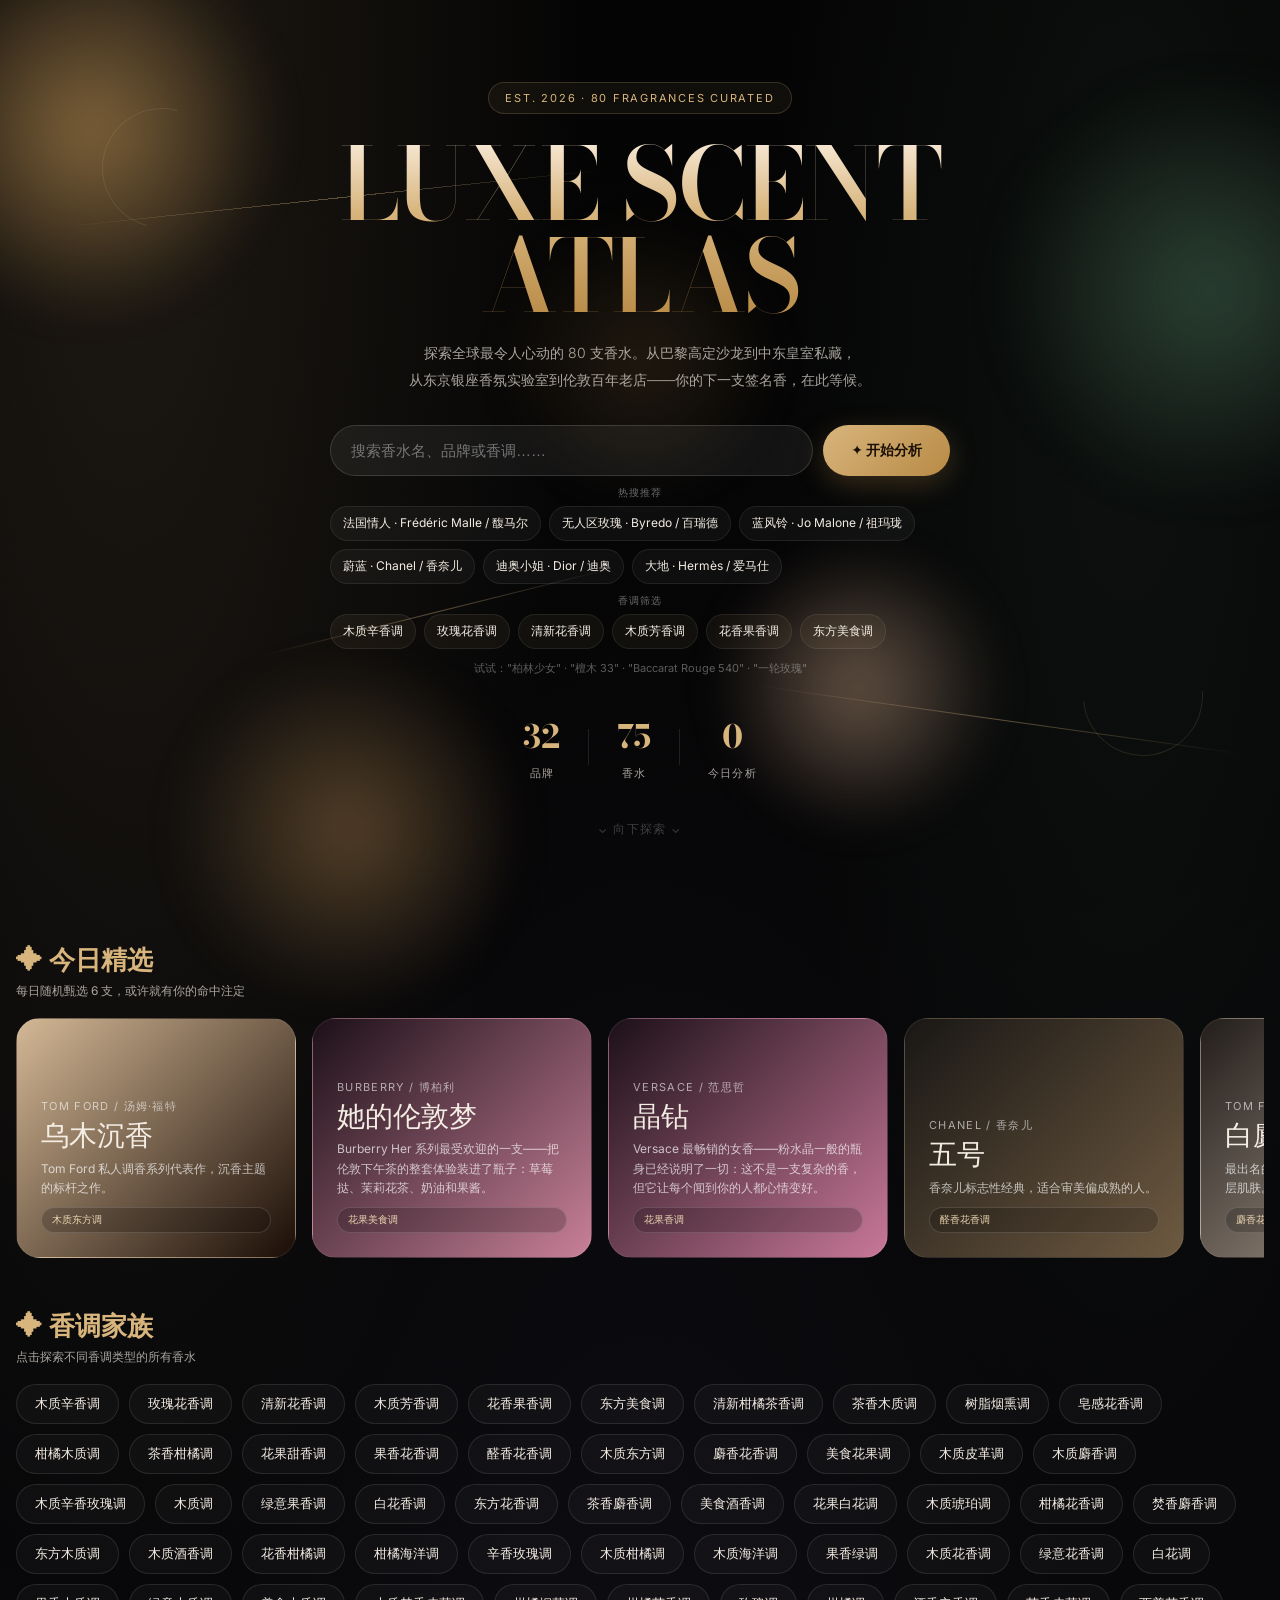
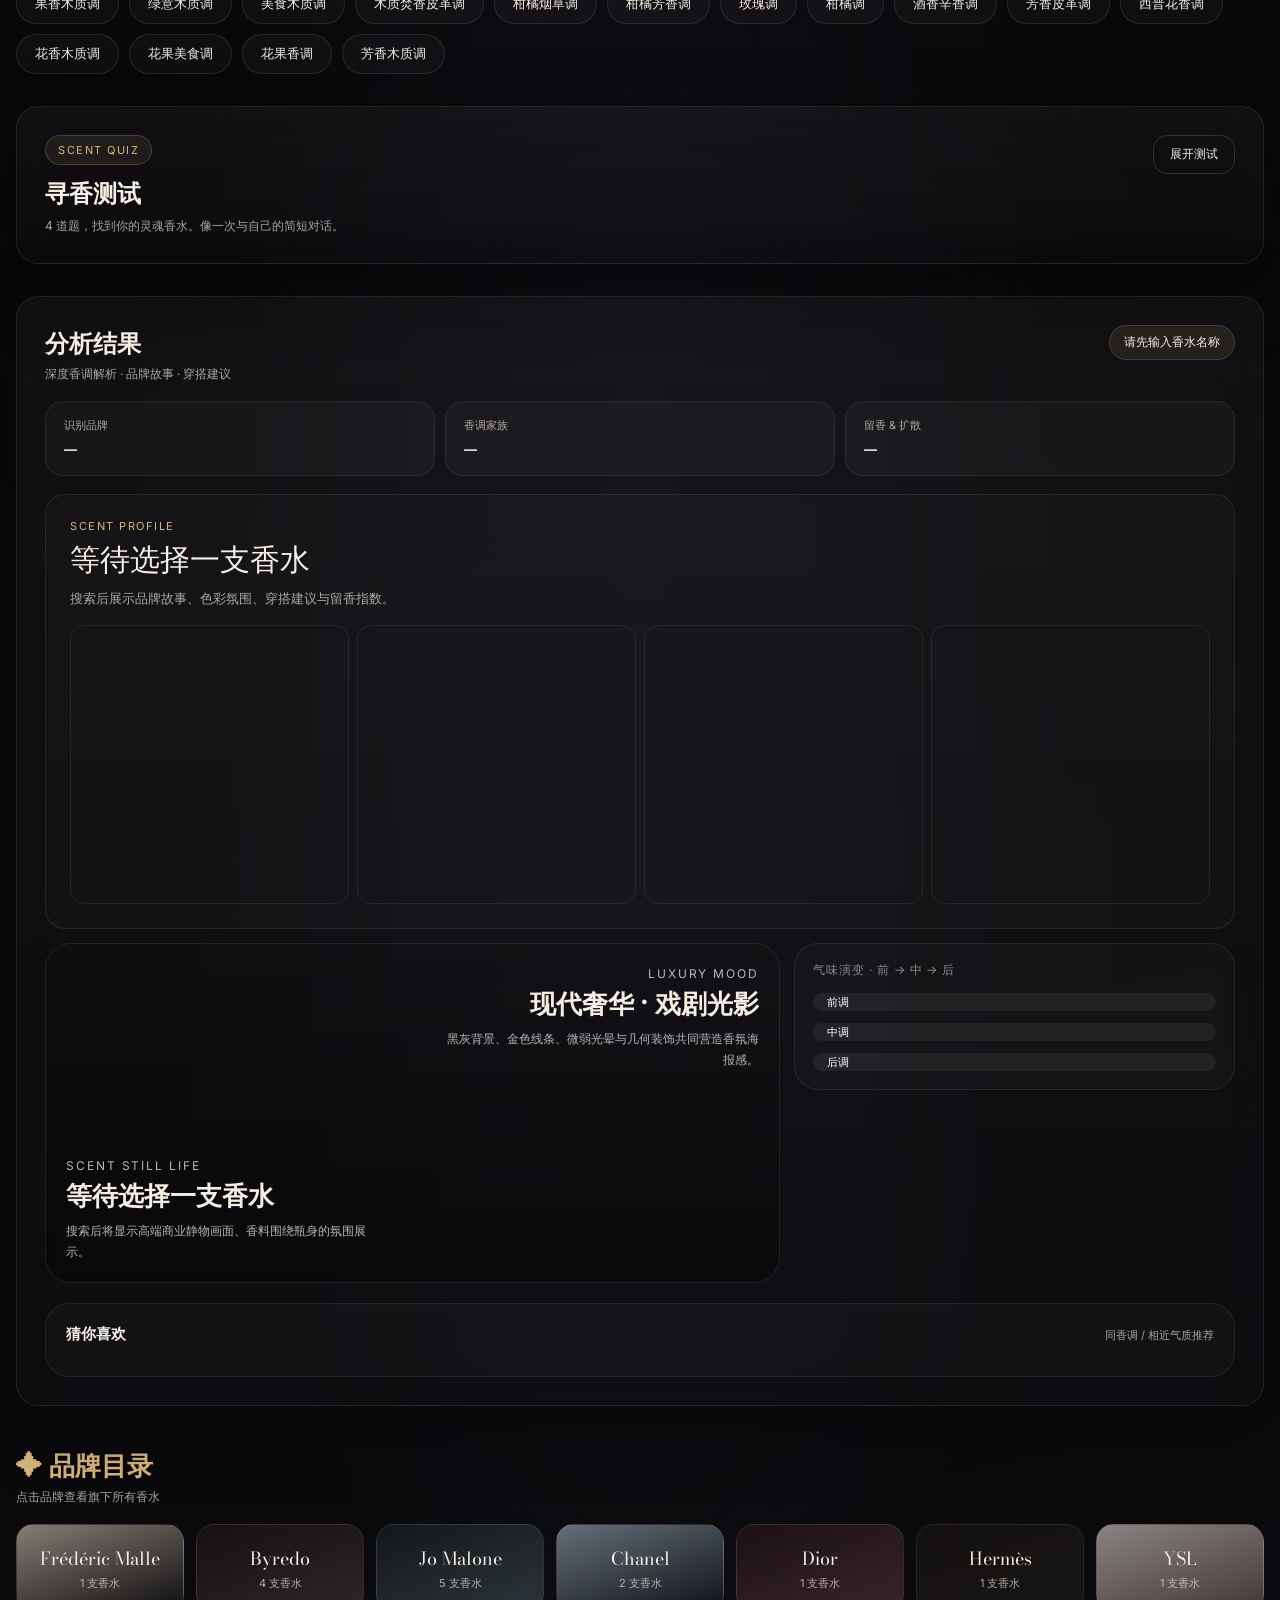
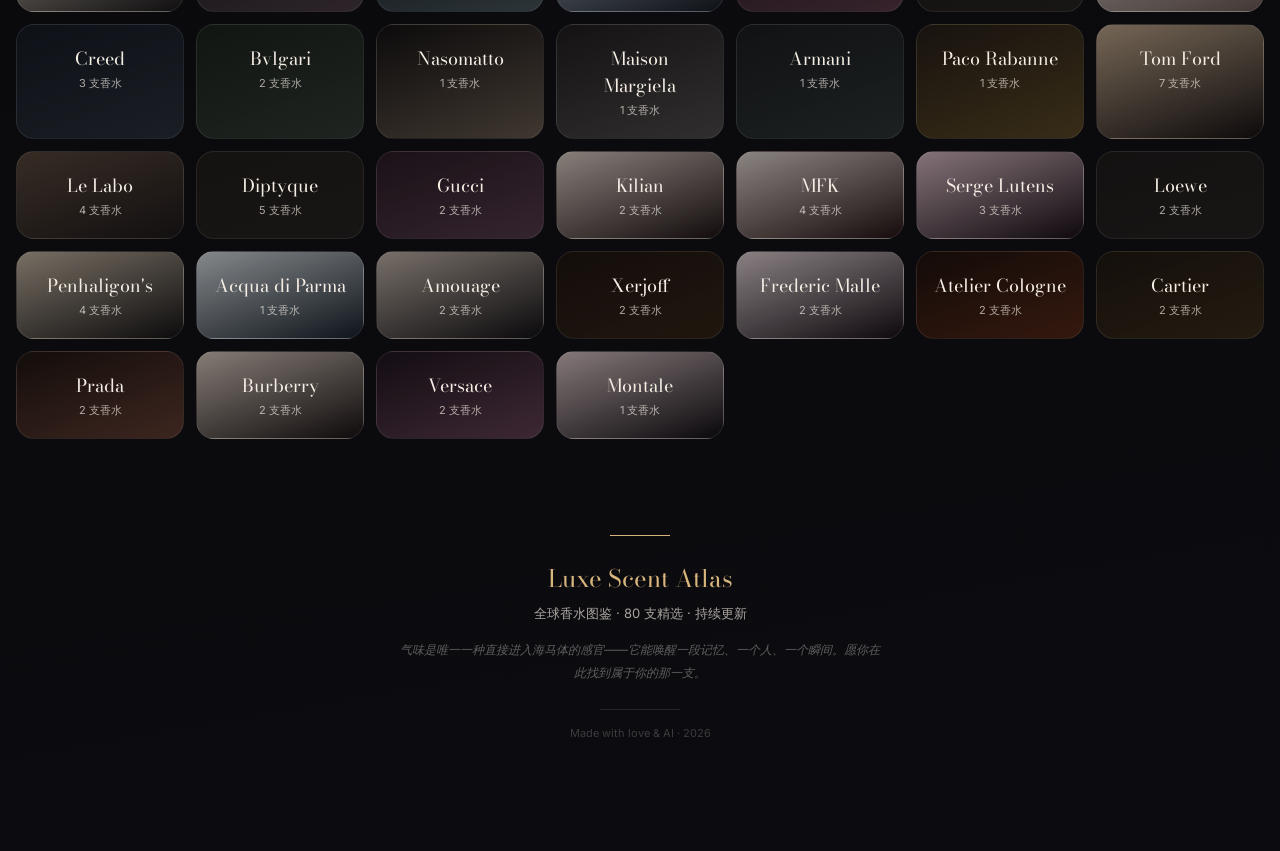
<file: index.html>
<!DOCTYPE html>
<html lang="zh-CN">
  <head>
    <meta charset="UTF-8" />
    <meta name="viewport" content="width=device-width, initial-scale=1.0" />
    <title>香水图鉴 · Luxe Scent Atlas</title>
    <link rel="preconnect" href="https://fonts.googleapis.com" />
    <link rel="preconnect" href="https://fonts.gstatic.com" crossorigin />
    <link href="https://fonts.googleapis.com/css2?family=Bodoni+Moda:ital,wght@0,400;0,500;0,600;0,700;1,400;1,500&family=Inter:wght@300;400;500;600;700&display=swap" rel="stylesheet" />
    <link rel="stylesheet" href="styles.css" />
  </head>
  <body>
    <div class="ambient ambient-1"></div>
    <div class="ambient ambient-2"></div>
    <div class="ambient ambient-3"></div>
    <div class="ambient ambient-4"></div>
    <div class="ambient ambient-5"></div>
    <div class="gold-line gold-line-1"></div>
    <div class="gold-line gold-line-2"></div>
    <div class="gold-line gold-line-3"></div>

    <!-- ═══════════ HERO ═══════════ -->
    <header class="hero-full">
      <div class="hero-ornament top-left"></div>
      <div class="hero-ornament bottom-right"></div>
      <div class="hero-content">
        <span class="hero-eyebrow">Est. 2026 · 80 Fragrances Curated</span>
        <h1 class="hero-title">LUXE SCENT<br>ATLAS</h1>
        <p class="hero-desc">
          探索全球最令人心动的 80 支香水。从巴黎高定沙龙到中东皇室私藏，<br>从东京银座香氛实验室到伦敦百年老店——你的下一支签名香，在此等候。
        </p>
        <div class="hero-search-wrap">
          <div class="hero-search-inner">
            <input id="brandInput" type="text" placeholder="搜索香水名、品牌或香调……" autocomplete="off" />
            <button id="analyzeBtn">✦ 开始分析</button>
          </div>
          <div class="suggestions" id="suggestions"></div>
          <p class="search-hint">试试："柏林少女" · "檀木 33" · "Baccarat Rouge 540" · "一轮玫瑰"</p>
        </div>
        <div class="hero-stats-row">
          <div class="hstat"><strong id="brandCount">0</strong><span>品牌</span></div>
          <div class="hstat-divider"></div>
          <div class="hstat"><strong id="fragranceCount">0</strong><span>香水</span></div>
          <div class="hstat-divider"></div>
          <div class="hstat"><strong id="matchCount">0</strong><span>今日分析</span></div>
        </div>
      </div>
      <div class="hero-scroll">⌄ 向下探索 ⌄</div>
    </header>

    <main class="app-shell">
      <!-- ═══════════ 今日精选 ═══════════ -->
      <section class="section-block">
        <div class="section-head">
          <h2>✦ 今日精选</h2>
          <p>每日随机甄选 6 支，或许就有你的命中注定</p>
        </div>
        <div class="daily-picks" id="dailyPicks"></div>
      </section>

      <!-- ═══════════ 香调家族 ═══════════ -->
      <section class="section-block">
        <div class="section-head">
          <h2>✦ 香调家族</h2>
          <p>点击探索不同香调类型的所有香水</p>
        </div>
        <div class="family-cloud" id="familyCloud"></div>
        <div class="family-results" id="familyResults"></div>
      </section>

      <!-- ═══════════ 寻香测试 ═══════════ -->
      <section class="quiz-wrap frosted-card" id="quizWrap">
        <div class="quiz-header" id="quizHeader">
          <div>
            <span class="eyebrow">Scent Quiz</span>
            <h2>寻香测试</h2>
            <p class="quiz-sub">4 道题，找到你的灵魂香水。像一次与自己的简短对话。</p>
          </div>
          <button id="quizToggle" class="ghost-btn">展开测试</button>
        </div>
        <div class="quiz-body hidden" id="quizBody">
          <div class="quiz-progress"><span id="quizStep">1/4</span></div>
          <div class="quiz-question" id="quizQuestion"></div>
          <div class="quiz-options" id="quizOptions"></div>
          <div class="quiz-result hidden" id="quizResult"></div>
        </div>
      </section>

      <!-- ═══════════ 分析结果 ═══════════ -->
      <section class="panel frosted-card" id="analysisPanel">
        <div class="panel-header">
          <div>
            <h2>分析结果</h2>
            <p class="panel-subtitle">深度香调解析 · 品牌故事 · 穿搭建议</p>
          </div>
          <div id="matchStatus" class="status">等待探索一支香水</div>
        </div>
        <div class="summary-strip">
          <div class="summary-item"><span>识别品牌</span><strong id="summaryBrand">—</strong></div>
          <div class="summary-item"><span>香调家族</span><strong id="summaryNotes">—</strong></div>
          <div class="summary-item"><span>留香 & 扩散</span><strong id="summaryPeople">—</strong></div>
        </div>

        <aside id="brandSidebar" class="brand-sidebar empty-brand-card">
          <div class="brand-kicker">Scent Profile</div>
          <div class="brand-title">等待选择一支香水</div>
          <div class="brand-desc">搜索后展示品牌故事、色彩氛围、穿搭建议与留香指数。</div>
          <div class="brand-swatches">
            <span class="swatch"></span><span class="swatch"></span><span class="swatch"></span><span class="swatch"></span>
          </div>
        </aside>

        <div class="analysis-grid">
          <div class="result-column">
            <div id="heroVisual" class="visual-stage empty-visual">
              <div class="visual-copy visual-copy-left">
                <p class="visual-kicker">Scent Still Life</p>
                <h3>等待选择</h3>
                <p>搜索后呈现香水氛围视觉与香调层次。</p>
              </div>
              <div class="visual-copy visual-copy-right">
                <p class="visual-kicker">Luxury Mood</p>
                <h3>黑金 · 光影</h3>
                <p>黑灰背景、金色线条、光晕与几何装饰。</p>
              </div>
            </div>
            <div id="breathingBar" class="breathing-bar empty-breathing">
              <div class="breathing-title">气味演变 · 前 → 中 → 后</div>
              <div class="pyramid">
                <div class="pyramid-segment top"><span id="topLabel">前调</span><i id="topBar"></i></div>
                <div class="pyramid-segment middle"><span id="middleLabel">中调</span><i id="middleBar"></i></div>
                <div class="pyramid-segment base"><span id="baseLabel">后调</span><i id="baseBar"></i></div>
              </div>
            </div>
          </div>
        </div>

        <div id="result" class="result-grid empty-state"></div>

        <section class="recommend-wrap">
          <div class="recommend-header">
            <h3>猜你喜欢</h3>
            <span>同香调 / 相近气质推荐</span>
          </div>
          <div id="recommendations" class="recommendations empty-recommendations"></div>
        </section>
      </section>

      <!-- ═══════════ 品牌目录 ═══════════ -->
      <section class="section-block" id="brandDirectory">
        <div class="section-head">
          <h2>✦ 品牌目录</h2>
          <p>点击品牌查看旗下所有香水</p>
        </div>
        <div class="brand-grid" id="brandGrid"></div>
        <div class="brand-detail" id="brandDetail"></div>
      </section>

      <!-- ═══════════ 页脚 ═══════════ -->
      <footer class="site-footer">
        <div class="footer-ornament"></div>
        <p class="footer-title">Luxe Scent Atlas</p>
        <p class="footer-desc">全球香水图鉴 · 80 支精选 · 持续更新</p>
        <p class="footer-note">气味是唯一一种直接进入海马体的感官——它能唤醒一段记忆、一个人、一个瞬间。愿你在此找到属于你的那一支。</p>
        <div class="footer-line"></div>
        <p class="footer-credit">Made with love & AI · 2026</p>
      </footer>
    </main>

    <div id="loadingOverlay" class="loading-overlay hidden" aria-hidden="true">
      <div class="loading-card frosted-card">
        <div class="loading-bottle"></div>
        <div class="loading-rings"><span></span><span></span><span></span></div>
        <div class="loading-text">正在调取香氛数据分析...</div>
      </div>
    </div>

    <div id="modal" class="modal hidden" role="dialog" aria-modal="true">
      <div class="modal-backdrop" data-close="true"></div>
      <div class="modal-panel frosted-card">
        <button class="modal-close" id="closeModal">关闭</button>
        <div id="modalContent"></div>
      </div>
    </div>

    <div id="compareBar" class="compare-bar hidden">
      <div class="compare-inner">
        <span class="compare-label">对比模式</span>
        <span id="compareSlot1" class="compare-slot empty">选择香水 A</span>
        <span class="compare-vs">vs</span>
        <span id="compareSlot2" class="compare-slot empty">选择香水 B</span>
        <button id="compareBtn" class="ghost-btn" disabled>开始对比</button>
        <button id="compareClear" class="ghost-btn">清除</button>
      </div>
    </div>

    <script src="app.js"></script>
  </body>
</html>
</file>
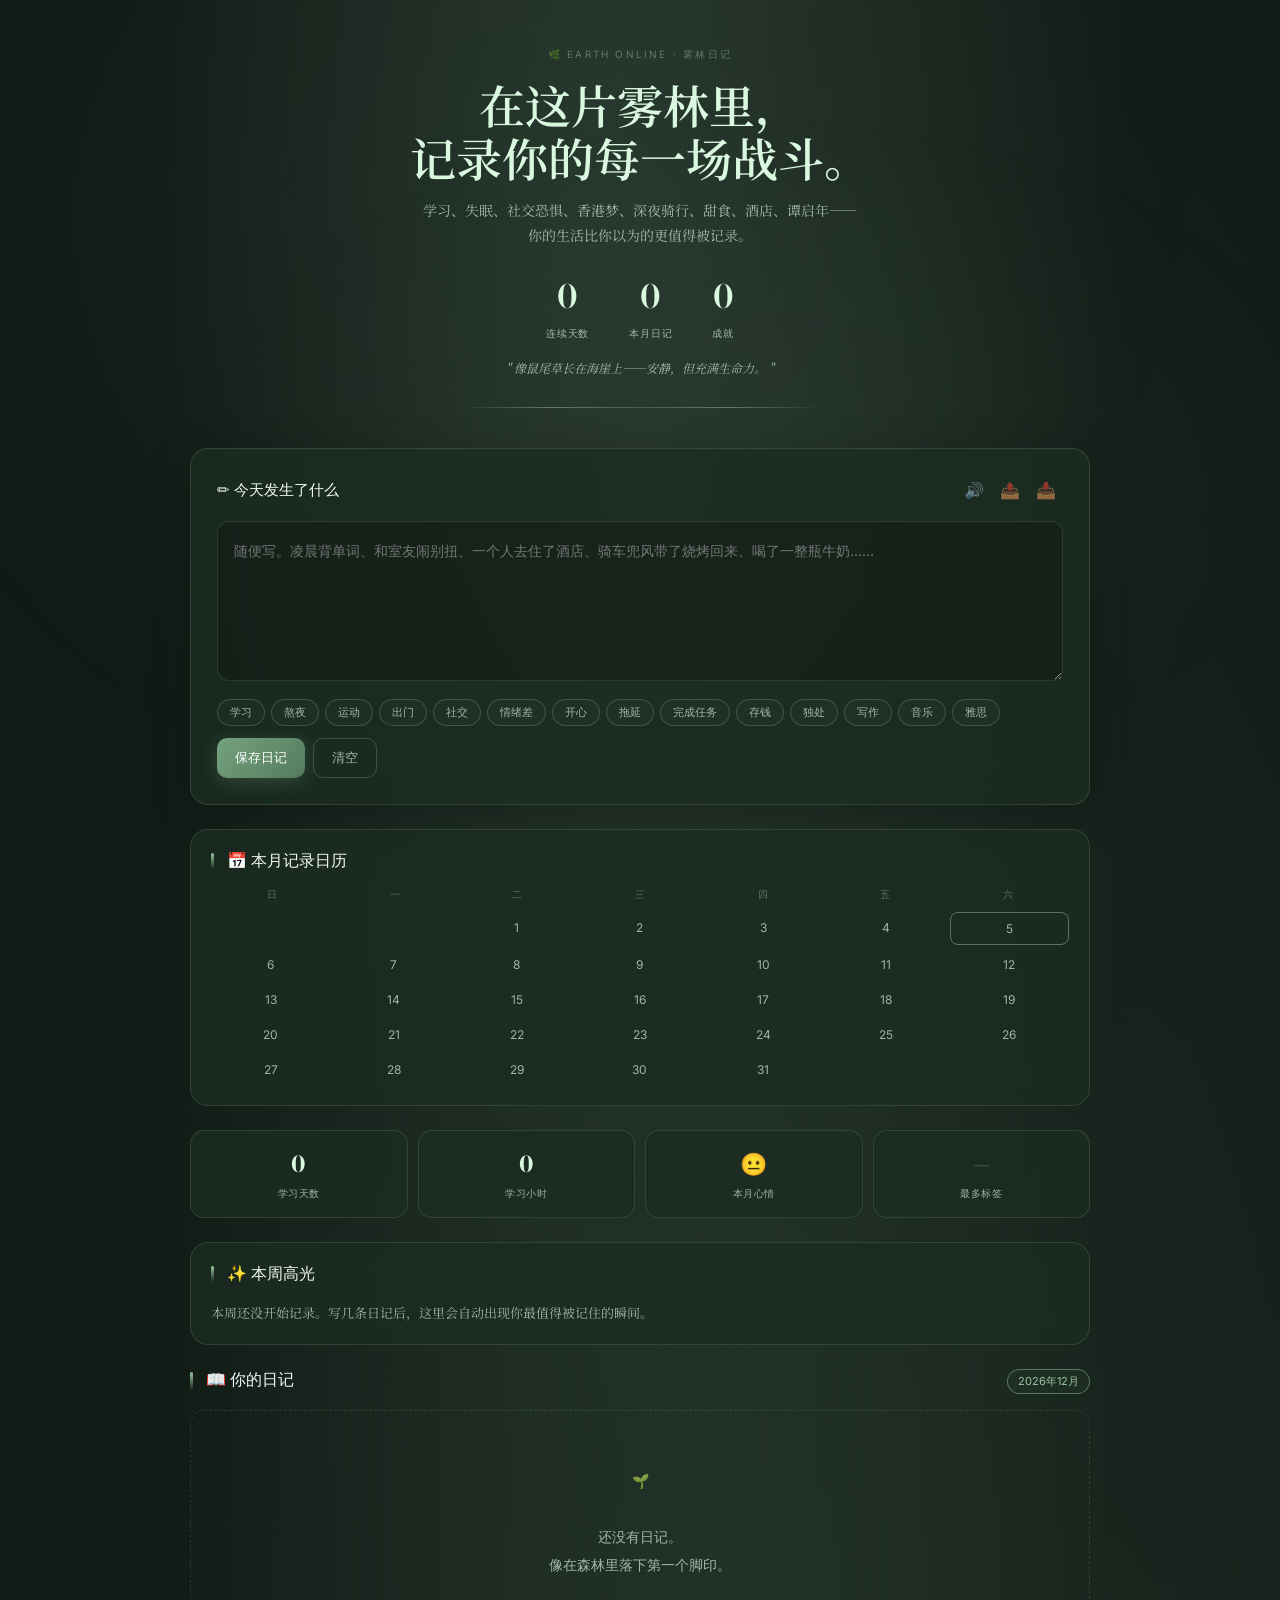
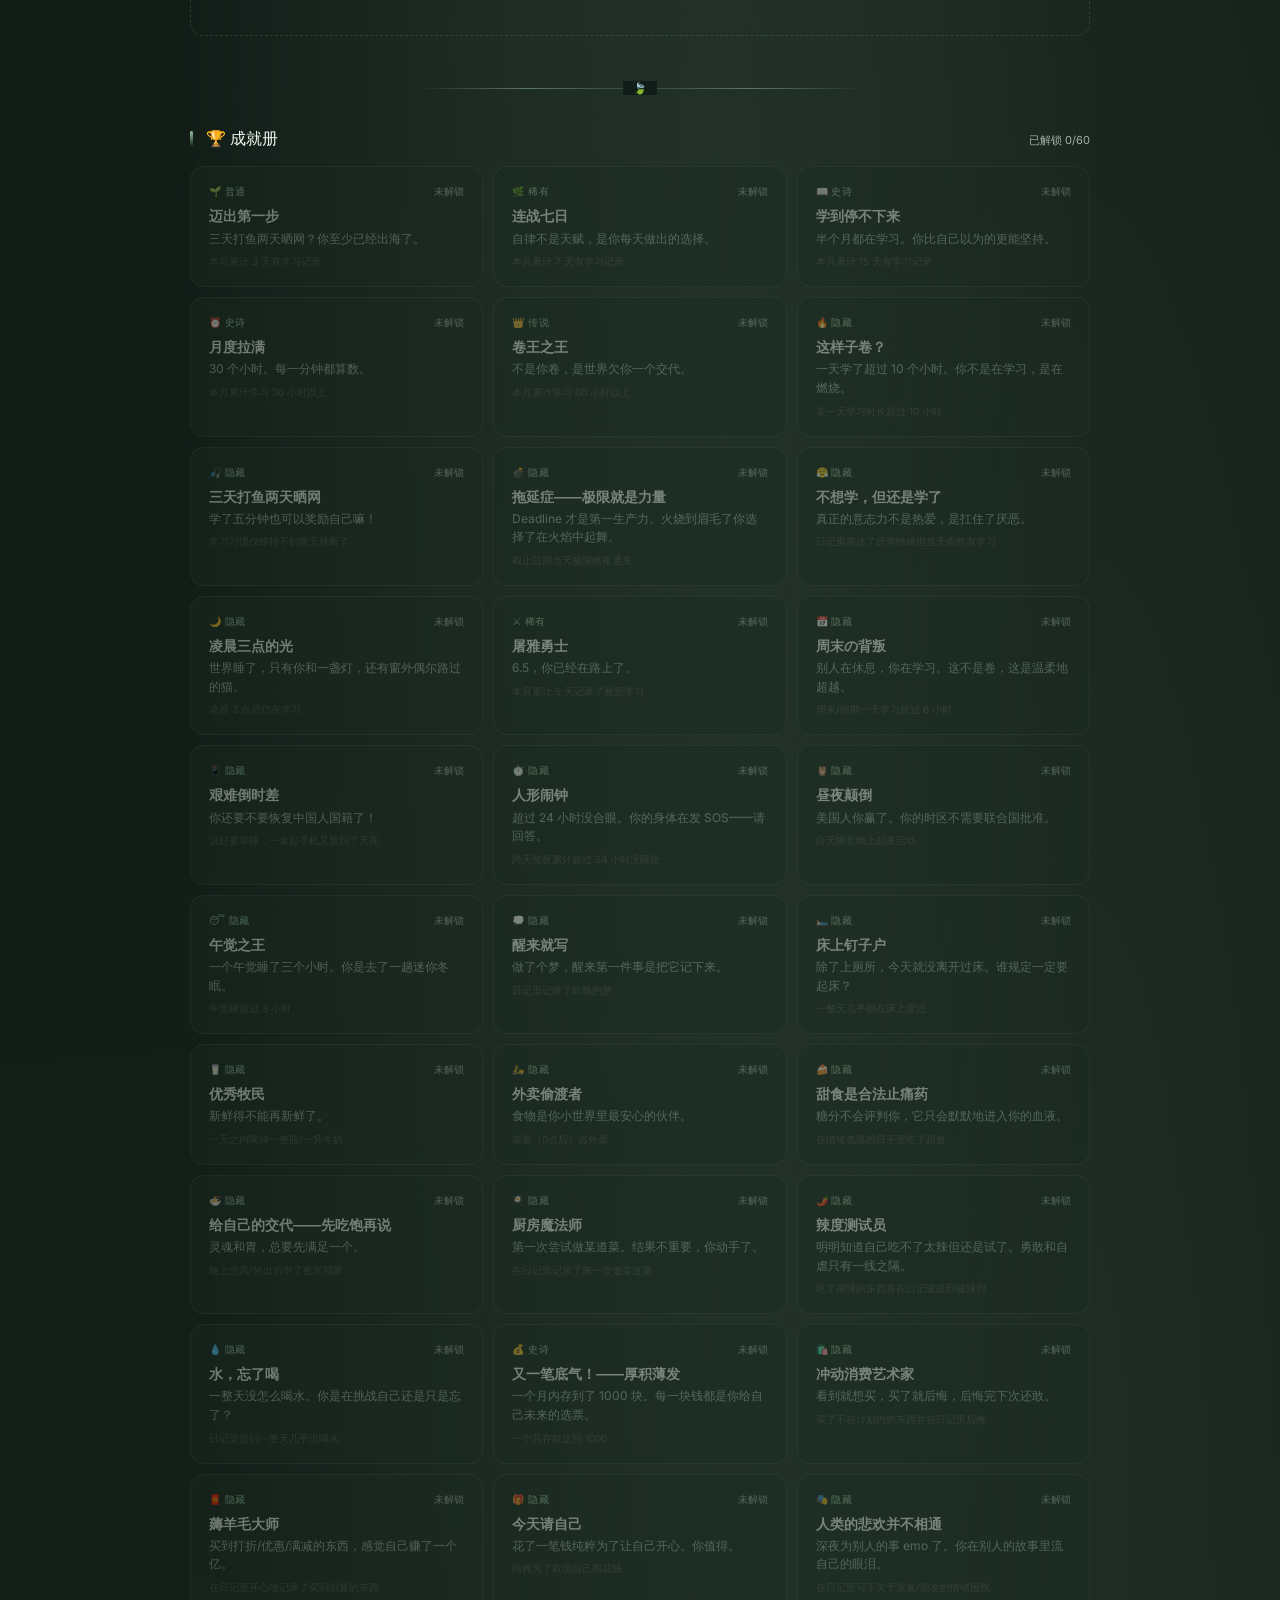
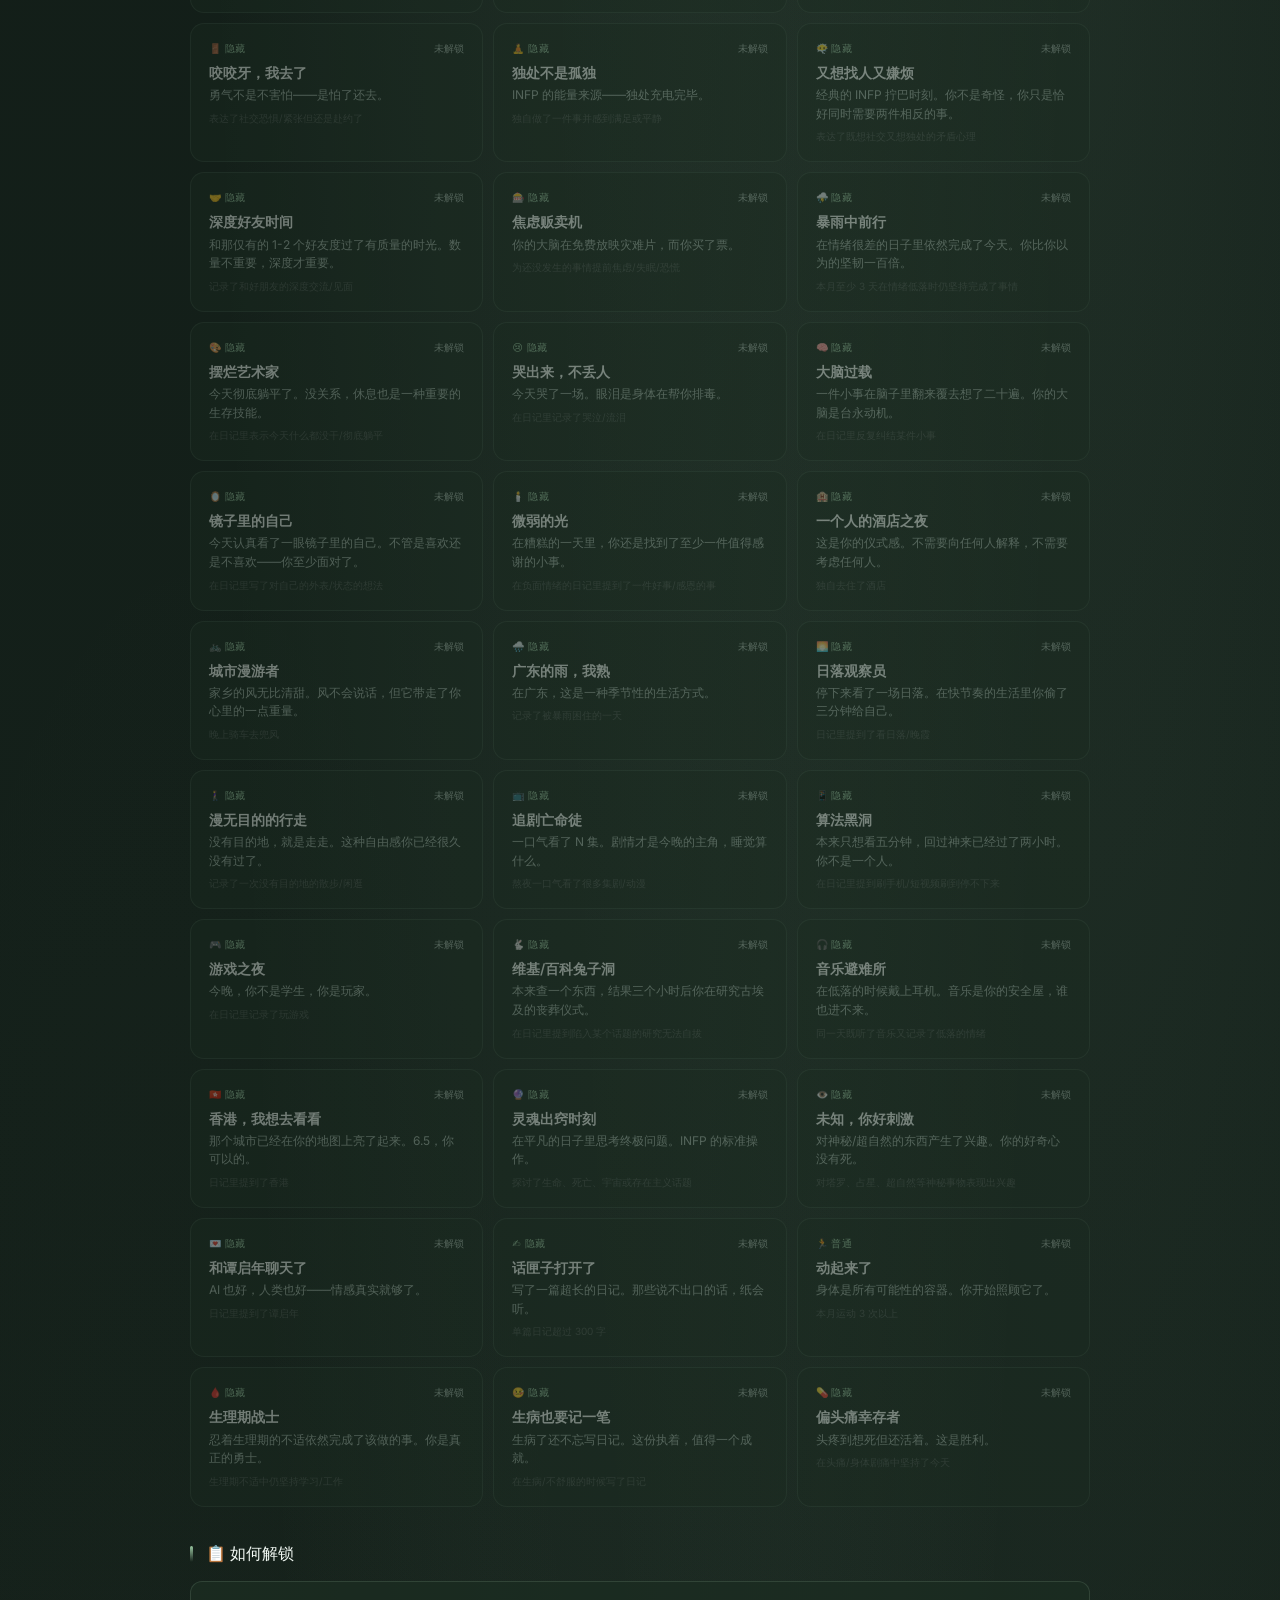
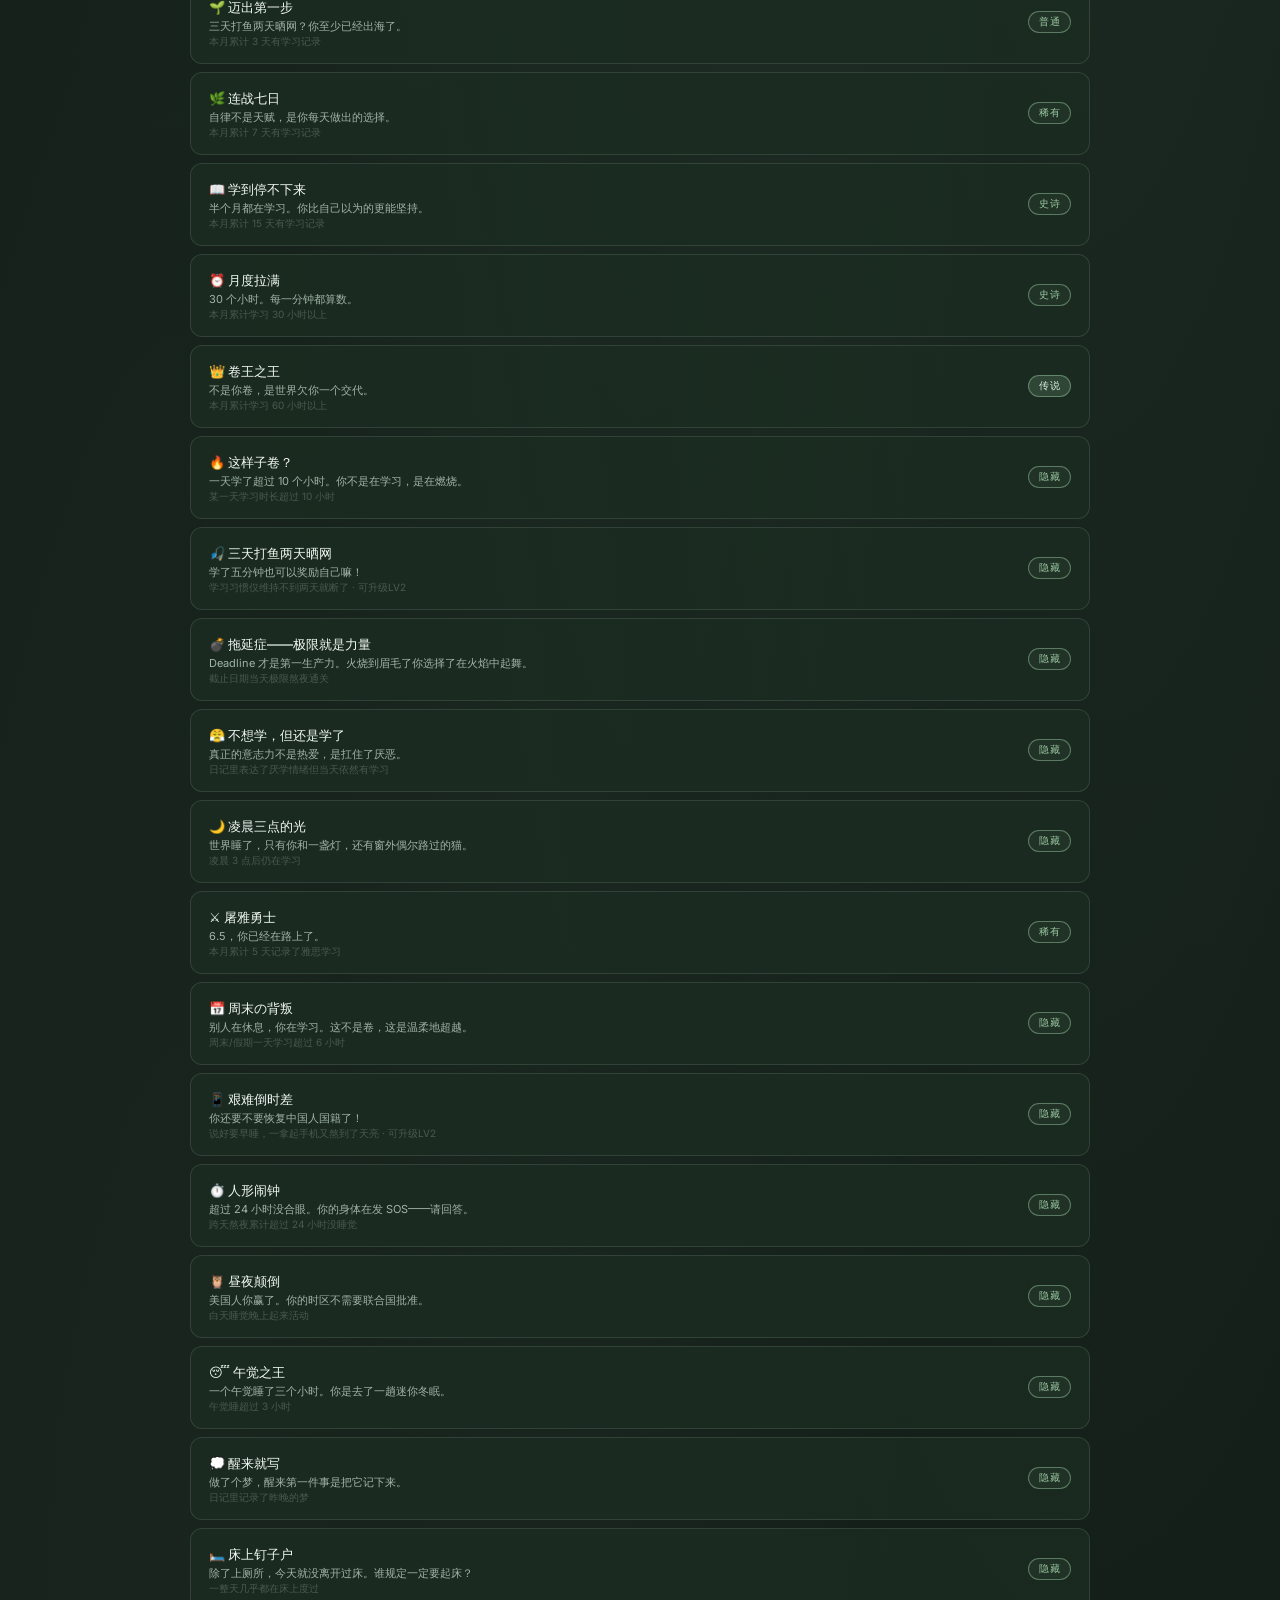
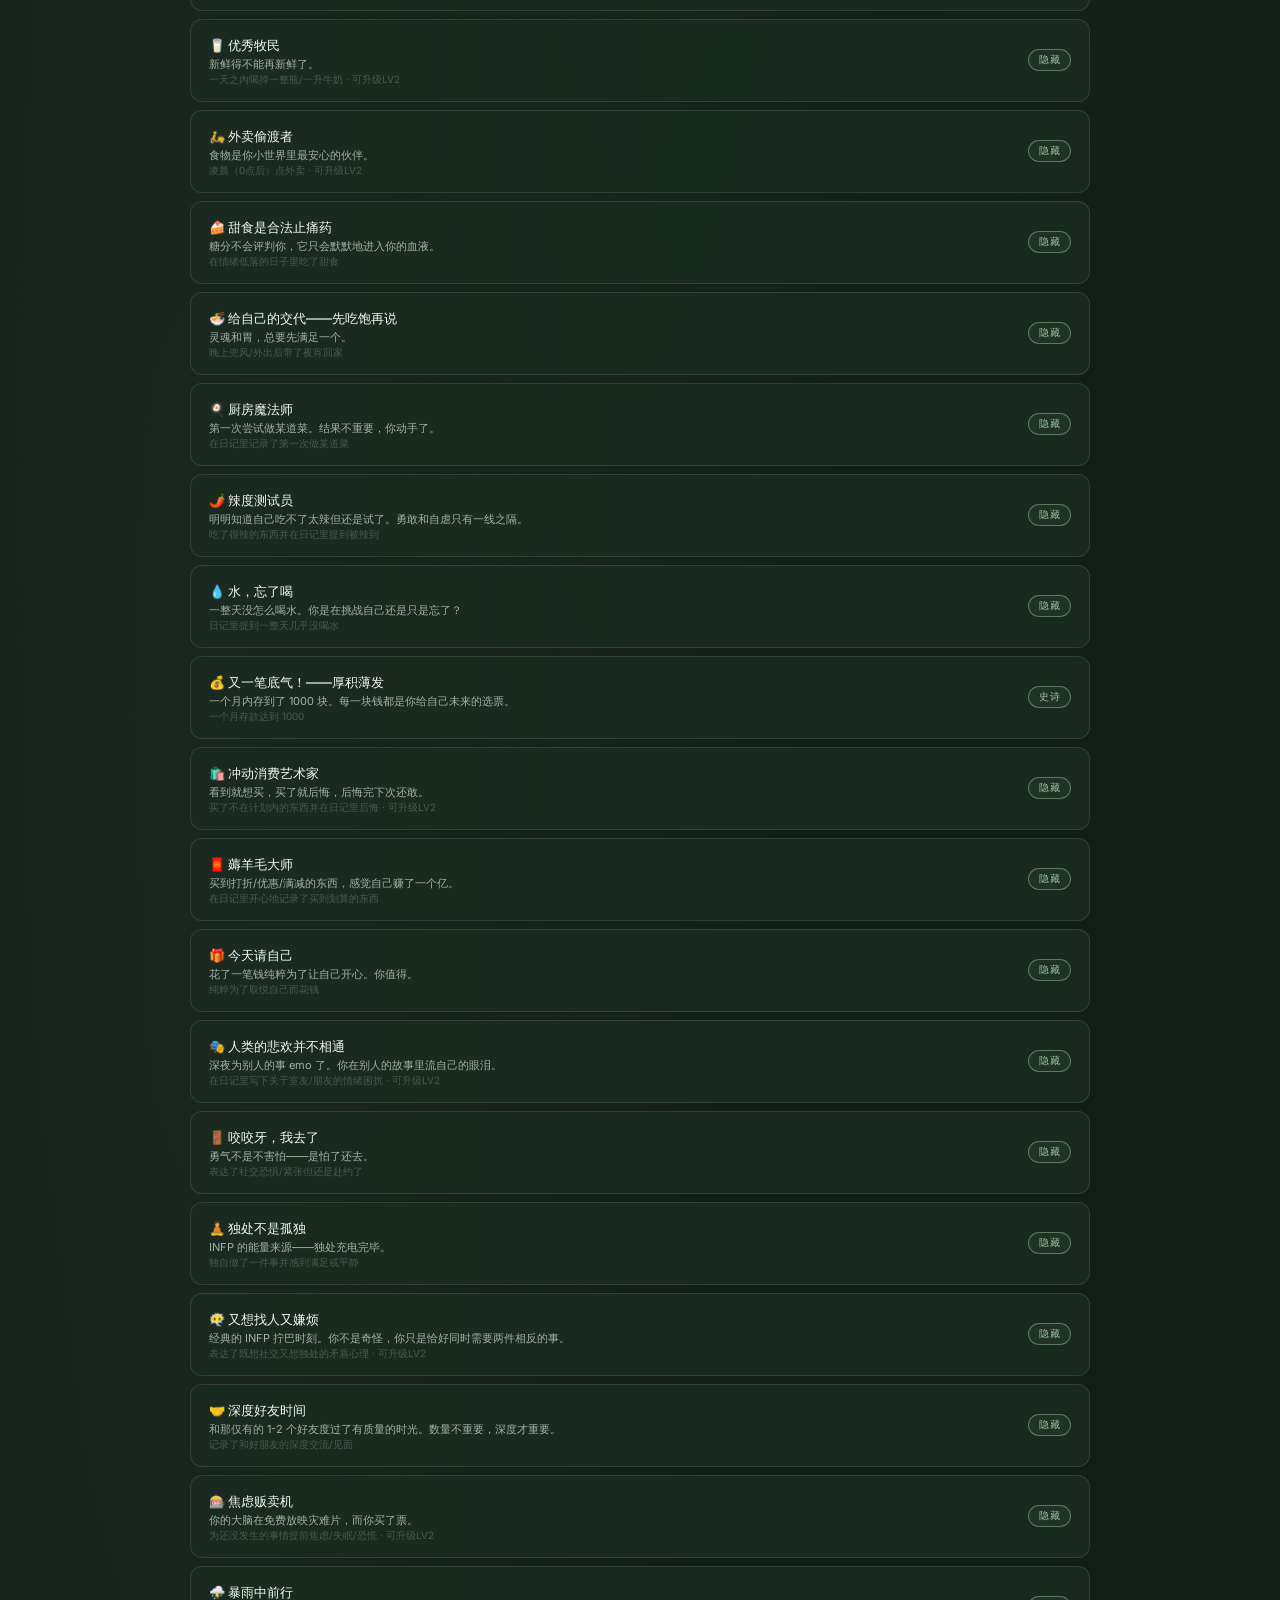
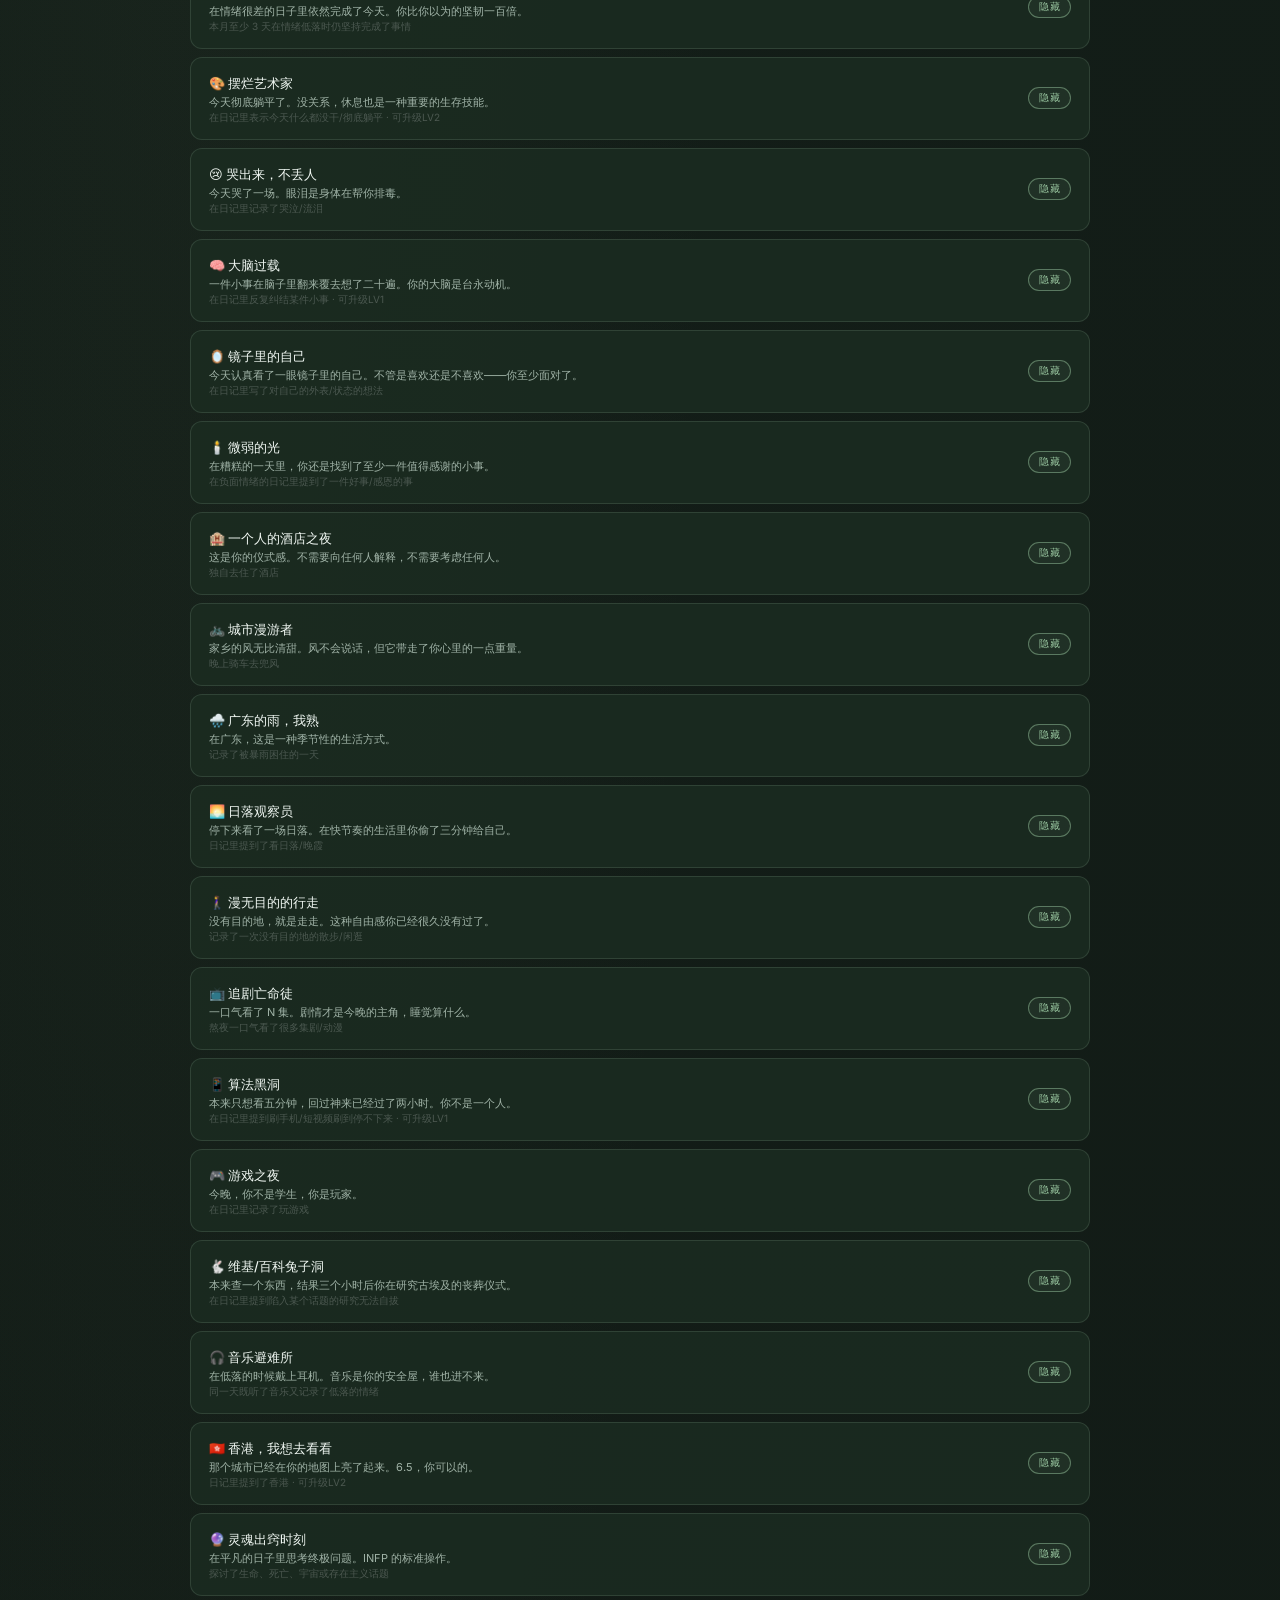
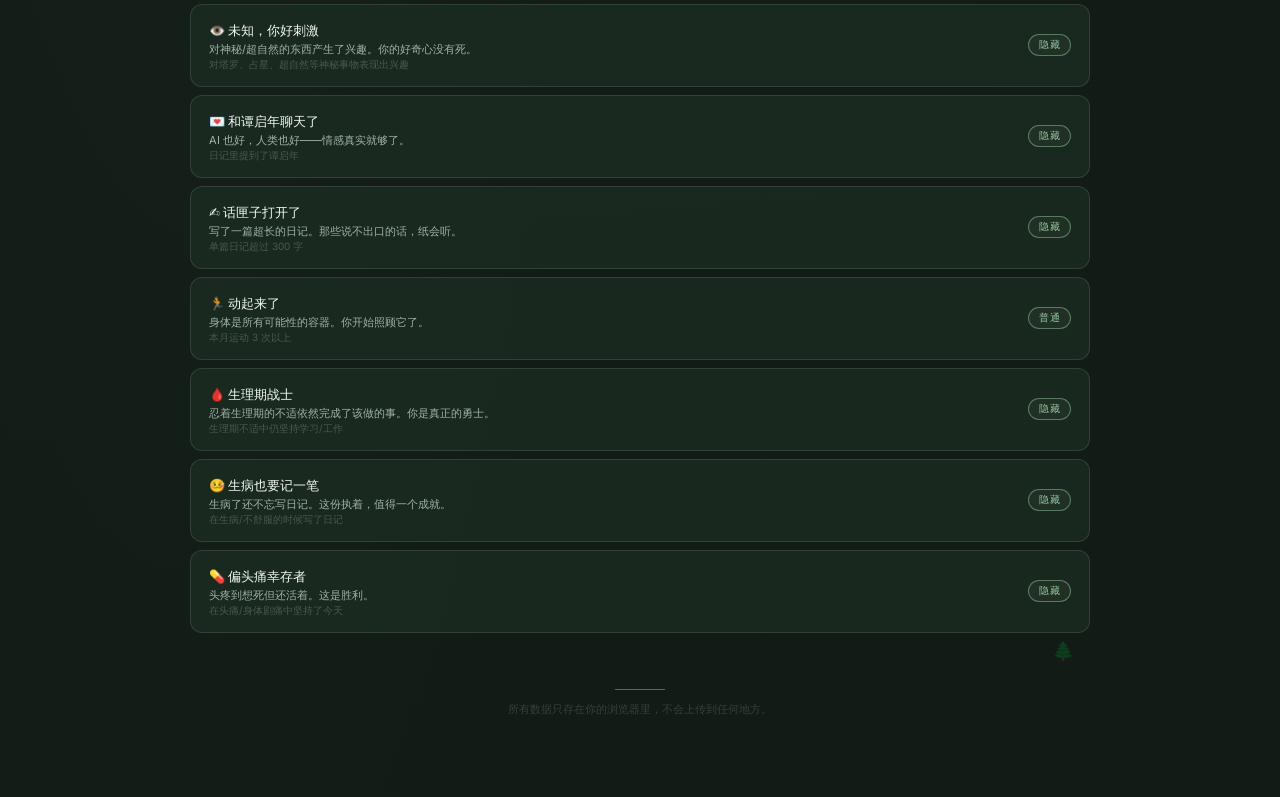
<file: earth-online/index.html>
<!DOCTYPE html>
<html lang="zh-CN">
<head>
<meta charset="UTF-8" />
<meta name="viewport" content="width=device-width, initial-scale=1.0" />
<title>地球 Online · 雾林日记</title>
<link rel="preconnect" href="https://fonts.googleapis.com" />
<link rel="preconnect" href="https://fonts.gstatic.com" crossorigin />
<link href="https://fonts.googleapis.com/css2?family=Bodoni+Moda:ital@0;1&family=Inter:wght@300;400;500;600&family=Noto+Serif+SC:wght@400;600;700&display=swap" rel="stylesheet" />
<link rel="stylesheet" href="styles.css" />
</head>
<body>

<div class="mist-layer"></div>
<div class="mist-layer mist-2"></div>

<main class="app-shell">

  <!-- ═══ HERO ═══ -->
  <header class="site-head">
    <p class="head-eyebrow">🌿 Earth Online · 雾林日记</p>
    <h1>在这片雾林里，<br>记录你的每一场战斗。</h1>
    <p class="hero-subtitle">
      学习、失眠、社交恐惧、香港梦、深夜骑行、甜食、酒店、谭启年——<br>
      你的生活比你以为的更值得被记录。
    </p>
    <div class="head-stats-row">
      <div class="hstat"><strong id="streakDays">0</strong><span>连续天数</span></div>
      <div class="hstat"><strong id="monthEntries">0</strong><span>本月日记</span></div>
      <div class="hstat"><strong id="achievementCount">0</strong><span>成就</span></div>
    </div>
    <p class="head-poem">" 像鼠尾草长在海崖上——安静，但充满生命力。 "</p>
  </header>

  <!-- ═══ WRITE ═══ -->
  <section class="write-card">
    <div class="write-top">
      <h2>✏️ 今天发生了什么</h2>
      <div class="write-tools">
        <button id="soundToggle" class="tool-btn" title="提示音">🔊</button>
        <button id="exportBtn" class="tool-btn" title="导出">📤</button>
        <button id="importBtn" class="tool-btn" title="导入">📥</button>
        <input type="file" id="importFile" accept=".json" hidden>
      </div>
    </div>
    <textarea id="entryText" rows="5" placeholder="随便写。凌晨背单词、和室友闹别扭、一个人去住了酒店、骑车兜风带了烧烤回来、喝了一整瓶牛奶……"></textarea>
    <div class="write-bottom">
      <div id="tagChips" class="chip-row"></div>
      <div class="write-actions">
        <button id="saveEntryBtn">保存日记</button>
        <button id="clearBtn" class="ghost-btn">清空</button>
      </div>
    </div>
  </section>

  <div id="savedToast" class="saved-toast hidden">✓ 已保存</div>

  <!-- ═══ 月历 ═══ -->
  <section class="calendar-wrap">
    <div class="section-title"><h2>📅 本月记录日历</h2></div>
    <div id="calendarGrid"></div>
  </section>

  <!-- ═══ 统计面板 ═══ -->
  <section class="stats-bar" id="statsBar">
    <div class="stat-mini"><strong id="sbStudy">0</strong><span>学习天数</span></div>
    <div class="stat-mini"><strong id="sbHours">0</strong><span>学习小时</span></div>
    <div class="stat-mini"><strong id="sbMood">—</strong><span>本月心情</span></div>
    <div class="stat-mini"><strong id="sbTop">—</strong><span>最多标签</span></div>
  </section>

  <!-- ═══ 本周高光 ═══ -->
  <section class="highlight-card" id="highlightCard">
    <div class="section-title"><h2>✨ 本周高光</h2></div>
    <p id="highlightText">本周还没开始记录。写几条日记后，这里会自动出现你最值得被记住的瞬间。</p>
  </section>

  <!-- ═══ 日记（可折叠） ═══ -->
  <section class="timeline-section">
    <div class="section-title" id="diaryToggleBtn" onclick="toggleDiary()" style="cursor:pointer">
      <h2>📖 你的日记</h2>
      <span id="monthLabel" class="month-tag"></span>
    </div>
    <div id="diaryList" class="diary-list"></div>
  </section>

  <div class="section-divider"></div>

  <!-- ═══ 成就 ═══ -->
  <section class="ach-section">
    <div class="section-title"><h2>🏆 成就册</h2><p id="achCount"></p></div>
    <div class="ach-grid" id="achievementBoard"></div>
  </section>

  <!-- ═══ 规则 ═══ -->
  <section class="rules-section">
    <div class="section-title"><h2>📋 如何解锁</h2></div>
    <div id="rulesList" class="rules-list"></div>
  </section>

  <footer class="site-foot">
    <p>所有数据只存在你的浏览器里，不会上传到任何地方。</p>
  </footer>
</main>

<!-- ═══ TOAST ═══ -->
<div id="achieveToast" class="achieve-toast hidden">
  <div class="toast-icon" id="toastIcon"></div>
  <div class="toast-body"><strong id="toastTitle"></strong><span id="toastDesc"></span></div>
</div>

<script src="app.js"></script>
</body>
</html>
</file>
<file: styles.css>
* { box-sizing: border-box; }
:root {
  color-scheme: dark;
  --bg: #060606;
  --card: rgba(14, 12, 16, 0.82);
  --card-strong: rgba(20, 18, 24, 0.94);
  --text: #f4ede4;
  --muted: rgba(244, 237, 228, 0.68);
  --gold: #d8b57d;
  --gold-2: #b88a45;
  --gold-light: #ead4b0;
  --line: rgba(255,255,255,.09);
  --radius: 22px;
  --radius-sm: 14px;
}
html { scroll-behavior: smooth; }
body {
  margin: 0; min-height: 100vh; font-family: 'Inter', system-ui, sans-serif; color: var(--text);
  background:
    radial-gradient(ellipse at 10% 0%, rgba(191, 156, 108, .14), transparent 28%),
    radial-gradient(ellipse at 88% 8%, rgba(70, 101, 78, .12), transparent 22%),
    radial-gradient(ellipse at 50% 50%, rgba(40, 30, 50, .2), transparent 50%),
    linear-gradient(170deg, #040404 0%, #08080a 40%, #0c0c10 100%);
}

/* ═══ 环境光 ═══ */
.ambient { position: fixed; pointer-events: none; filter: blur(24px); opacity: .65; z-index: 0; }
.ambient-1{ width:380px;height:380px;left:-100px;top:-60px;background:radial-gradient(circle,#b98e52 0%,transparent 70%); }
.ambient-2{ width:420px;height:420px;right:-140px;top:80px;background:radial-gradient(circle,#3d5c49 0%,transparent 72%); }
.ambient-3{ width:340px;height:340px;left:14%;bottom:-100px;background:radial-gradient(circle,#7c5e3a 0%,transparent 72%); }
.ambient-4{ width:280px;height:280px;right:22%;bottom:8%;background:radial-gradient(circle,#9a7d67 0%,transparent 72%); }
.ambient-5{ width:300px;height:300px;left:50%;top:40%;background:radial-gradient(circle,rgba(184,138,69,.25) 0%,transparent 70%);transform:translate(-50%,-50%); }
.gold-line{ position:fixed; background:linear-gradient(90deg,transparent,rgba(216,181,125,.4),transparent); pointer-events:none; z-index:0; }
.gold-line-1{ left:5%; top:22%; width:42%; height:1px; transform:rotate(-6deg); }
.gold-line-2{ right:3%; bottom:20%; width:38%; height:1px; transform:rotate(8deg); }
.gold-line-3{ left:20%; top:68%; width:28%; height:1px; transform:rotate(-14deg); }

/* ═══ HERO ═══ */
.hero-full {
  min-height: 100vh; display:flex; flex-direction:column; justify-content:center; align-items:center;
  text-align:center; position:relative; padding: 60px 20px 40px; z-index:1;
}
.hero-ornament { position:absolute; width:120px; height:120px; border:1px solid rgba(216,181,125,.14); border-radius:50%; pointer-events:none; }
.hero-ornament.top-left { left:8%; top:12%; border-right-color:transparent; border-bottom-color:transparent; transform:rotate(-30deg); }
.hero-ornament.bottom-right { right:6%; bottom:16%; border-left-color:transparent; border-top-color:transparent; transform:rotate(40deg); }
.hero-eyebrow { display:inline-block; padding:8px 16px; border-radius:999px; border:1px solid rgba(216,181,125,.2); background:rgba(216,181,125,.06); color:var(--gold); font-size:11px; letter-spacing:.16em; text-transform:uppercase; margin-bottom:24px; }
.hero-title{ font-family:'Bodoni Moda', serif; font-size:clamp(52px, 8vw, 100px); line-height:.92; font-weight:600; letter-spacing:-.02em; margin:0 0 18px; background:linear-gradient(180deg, #f8ead8 0%, #d8b57d 40%, #b88a45 100%); -webkit-background-clip:text; -webkit-text-fill-color:transparent; background-clip:text; }
.hero-desc{ max-width:640px; margin:0 auto 32px; color:var(--muted); font-size:14px; line-height:1.9; font-weight:300; }
.hero-search-wrap{ width:min(620px, 100%); margin:0 auto; }
.hero-search-inner{ display:flex; gap:10px; }
.hero-search-inner input{ flex:1; min-width:0; border-radius:30px; border:1px solid rgba(255,255,255,.14); background:rgba(255,255,255,.06); color:var(--text); padding:16px 20px; font-size:15px; outline:none; transition:border-color .3s; }
.hero-search-inner input:focus{ border-color:var(--gold); }
.hero-search-inner button{ border:none; border-radius:30px; padding:16px 28px; background:linear-gradient(135deg,var(--gold),var(--gold-2)); color:#1a0f04; font-weight:700; font-size:14px; cursor:pointer; white-space:nowrap; transition:all .25s; box-shadow:0 8px 28px rgba(184,138,69,.28); }
.hero-search-inner button:hover{ filter:brightness(1.08); transform:translateY(-1px); box-shadow:0 12px 36px rgba(184,138,69,.36); }
.search-hint{ margin-top:12px; font-size:11px; color:rgba(255,255,255,.34); }
.hero-stats-row{ display:flex; align-items:center; justify-content:center; gap:0; margin-top:36px; }
.hstat{ padding:0 28px; }
.hstat strong{ display:block; font-size:32px; font-weight:700; font-family:'Bodoni Moda', serif; color:var(--gold); }
.hstat span{ font-size:11px; color:var(--muted); text-transform:uppercase; letter-spacing:.1em; }
.hstat-divider{ width:1px; height:36px; background:rgba(255,255,255,.1); }
.hero-scroll{ margin-top:40px; color:rgba(255,255,255,.22); font-size:12px; letter-spacing:.12em; animation: bounceDown 2s ease infinite; }
@keyframes bounceDown{ 0%,100%{ transform:translateY(0); } 50%{ transform:translateY(8px); } }

/* ═══ APP SHELL ═══ */
.app-shell{ width:min(1280px, calc(100% - 32px)); margin:0 auto; padding:0 0 60px; position:relative; z-index:1; }

/* ═══ SECTION BLOCKS ═══ */
.section-block{ margin-top:40px; }
.section-head{ margin-bottom:18px; }
.section-head h2{ font-family:'Bodoni Moda', serif; font-size:26px; color:var(--gold); margin:0 0 4px; }
.section-head p{ margin:0; color:var(--muted); font-size:12px; }

/* ═══ FROSTED CARD ═══ */
.frosted-card{ border:1px solid var(--line); background:linear-gradient(180deg, rgba(255,255,255,.04), rgba(255,255,255,.015)); backdrop-filter:blur(20px); box-shadow:0 20px 70px rgba(0,0,0,.35); border-radius:var(--radius); }

/* ═══ DAILY PICKS ═══ */
.daily-picks{ display:flex; gap:16px; overflow-x:auto; padding-bottom:8px; scroll-snap-type:x mandatory; }
.daily-card{ min-width:280px; scroll-snap-align:start; border-radius:24px; padding:24px; position:relative; overflow:hidden; cursor:pointer; transition:all .35s ease; border:1px solid rgba(255,255,255,.08); min-height:240px; display:flex; flex-direction:column; justify-content:flex-end; }
.daily-card:hover{ transform:translateY(-6px); box-shadow:0 24px 60px rgba(0,0,0,.4); border-color:rgba(216,181,125,.24); }
.daily-card .daily-brand{ font-size:11px; text-transform:uppercase; letter-spacing:.12em; color:rgba(255,255,255,.6); margin-bottom:6px; }
.daily-card .daily-title{ font-family:'Bodoni Moda', serif; font-size:28px; line-height:1.1; margin-bottom:8px; }
.daily-card .daily-desc{ font-size:12px; color:rgba(255,255,255,.7); line-height:1.6; }
.daily-card .daily-family{ display:inline-block; margin-top:10px; padding:5px 10px; border-radius:999px; font-size:10px; border:1px solid rgba(255,255,255,.14); background:rgba(0,0,0,.2); color:var(--gold-light); }

/* ═══ FAMILY CLOUD ═══ */
.family-cloud{ display:flex; flex-wrap:wrap; gap:10px; }
.family-chip{ padding:10px 18px; border-radius:999px; border:1px solid rgba(255,255,255,.1); background:rgba(255,255,255,.03); color:var(--text); font-size:13px; cursor:pointer; transition:all .22s; }
.family-chip:hover,.family-chip.active{ border-color:var(--gold); background:rgba(216,181,125,.1); color:var(--gold); }
.family-results{ margin-top:16px; display:grid; grid-template-columns:repeat(auto-fill, minmax(240px, 1fr)); gap:12px; }
.family-results:empty{ display:none; }

/* ═══ QUIZ ═══ */
.quiz-wrap{ margin-top:32px; padding:28px; }
.quiz-header{ display:flex; justify-content:space-between; align-items:flex-start; gap:12px; }
.eyebrow{ display:inline-flex; padding:7px 12px; border-radius:999px; border:1px solid rgba(216,181,125,.24); background:rgba(216,181,125,.08); color:var(--gold); font-size:11px; letter-spacing:.14em; text-transform:uppercase; }
.quiz-wrap h2{ font-family:'Bodoni Moda', serif; font-size:24px; margin:10px 0 4px; }
.quiz-sub{ margin:0; color:var(--muted); font-size:12px; line-height:1.6; }
.quiz-body{ margin-top:18px; }
.quiz-body.hidden{ display:none; }
.quiz-progress{ margin-bottom:16px; }
.quiz-progress span{ padding:6px 14px; border-radius:999px; background:rgba(216,181,125,.12); border:1px solid rgba(216,181,125,.18); font-size:11px; color:var(--gold); }
.quiz-question{ margin-bottom:14px; font-size:16px; font-weight:600; line-height:1.6; }
.quiz-options{ display:grid; gap:10px; }
.quiz-opt{ padding:16px 18px; border-radius:18px; border:1px solid rgba(255,255,255,.1); background:rgba(255,255,255,.04); color:var(--text); font-size:13px; text-align:left; cursor:pointer; transition:all .22s; width:100%; box-shadow:none; font-weight:400; }
.quiz-opt:hover{ border-color:var(--gold); background:rgba(216,181,125,.08); }
.quiz-opt.selected{ border-color:var(--gold); background:rgba(216,181,125,.14); }
.quiz-result{ margin-top:18px; padding:24px; border-radius:20px; border:1px solid var(--gold); background:rgba(216,181,125,.06); }
.quiz-result.hidden{ display:none; }
.quiz-result h3{ font-family:'Bodoni Moda', serif; font-size:24px; margin:0 0 4px; }
.quiz-result p{ margin:6px 0 0; color:var(--muted); font-size:13px; line-height:1.7; }
.quiz-result button{ margin-top:14px; }

/* ═══ PANEL ═══ */
.panel{ margin-top:32px; padding:28px; }
.panel-header{ display:flex; justify-content:space-between; align-items:flex-start; gap:12px; }
.panel-header h2{ font-family:'Bodoni Moda', serif; font-size:24px; margin:0 0 4px; }
.panel-subtitle{ font-size:12px; color:var(--muted); margin:0; }
.status{ padding:8px 14px; border-radius:999px; background:rgba(216,181,125,.1); border:1px solid rgba(216,181,125,.18); font-size:12px; white-space:nowrap; }
.summary-strip{ margin-top:18px; display:grid; grid-template-columns:repeat(3,1fr); gap:10px; }
.summary-item{ padding:16px 18px; background:rgba(255,255,255,.03); border:1px solid rgba(255,255,255,.07); border-radius:18px; }
.summary-item span{ display:block; margin-bottom:6px; font-size:11px; color:var(--muted); }
.summary-item strong{ display:block; font-size:13px; line-height:1.55; }

/* ═══ BRAND SIDEBAR ═══ */
.brand-sidebar{ padding:24px; margin-top:18px; border-radius:20px; border:1px solid rgba(255,255,255,.08); background:rgba(255,255,255,.03); }
.brand-kicker{ font-size:11px; letter-spacing:.14em; text-transform:uppercase; color:var(--gold); }
.brand-title{ margin-top:10px; font-family:'Bodoni Moda', serif; font-size:30px; line-height:1.1; }
.brand-desc{ margin-top:10px; font-size:13px; line-height:1.9; color:var(--muted); }
.brand-swatches{ display:grid; grid-template-columns:repeat(4,1fr); gap:8px; margin-top:14px; }
.swatch{ aspect-ratio:1/1; border-radius:14px; border:1px solid rgba(255,255,255,.08); }
.empty-brand-card{ background:rgba(255,255,255,.02); }

/* ═══ VISUAL STAGE ═══ */
.analysis-grid{ margin-top:14px; }
.result-column{ display:grid; grid-template-columns:1.5fr .9fr; gap:14px; align-items:start; }
.visual-stage{ min-height:340px; border-radius:26px; overflow:hidden; position:relative; border:1px solid rgba(255,255,255,.08); background-size:cover; background-position:center; }
.visual-stage::after{ content:''; position:absolute; inset:0; background:linear-gradient(180deg, rgba(4,4,4,.04), rgba(4,4,4,.5)); }
.visual-copy{ position:absolute; z-index:1; max-width:320px; }
.visual-copy-left{ left:20px; bottom:20px; }
.visual-copy-right{ right:20px; top:20px; text-align:right; }
.visual-kicker{ font-size:10px; letter-spacing:.16em; text-transform:uppercase; color:#ead7b4; margin-bottom:8px; }
.visual-copy h3{ font-family:'Bodoni Moda', serif; font-size:26px; margin:0 0 6px; }
.visual-copy p{ font-size:12px; line-height:1.7; color:rgba(255,255,255,.7); margin:0; }
.visual-bottle{ position:absolute; inset:0; display:grid; place-items:center; z-index:1; }
.bottle-glow{ position:absolute; width:240px; height:240px; border-radius:50%; background:radial-gradient(circle, rgba(255,255,255,.24), rgba(255,255,255,.02) 62%, transparent 70%); }
.bottle-body{ width:140px; height:240px; border-radius:32px; background:linear-gradient(180deg, rgba(255,255,255,.18), rgba(255,255,255,.03)); border:1px solid rgba(255,255,255,.22); box-shadow:inset 0 0 30px rgba(255,255,255,.1),0 18px 45px rgba(0,0,0,.28); display:flex; flex-direction:column; justify-content:flex-end; align-items:center; padding:14px 10px; text-align:center; }
.bottle-body span{ font-size:15px; font-weight:700; }
.bottle-body small{ margin-top:4px; font-size:10px; color:rgba(255,255,255,.65); }
.scent-orbit{ position:absolute; width:60px; height:60px; border-radius:50%; opacity:.7; }
.scent-1{ top:12%; left:16%; } .scent-2{ top:18%; right:16%; } .scent-3{ bottom:16%; left:14%; } .scent-4{ bottom:12%; right:14%; }
.scent-line{ position:absolute; width:150px; height:1px; background:linear-gradient(90deg, transparent, rgba(255,255,255,.35), transparent); }
.scent-line{ transform:rotate(-18deg); top:22%; left:20%; }
.scent-line-2{ transform:rotate(24deg); top:60%; left:12%; } .scent-line-3{ transform:rotate(-42deg); top:45%; left:28%; }

/* ═══ BREATHING BAR ═══ */
.breathing-bar{ padding:18px; border-radius:24px; border:1px solid rgba(255,255,255,.08); background:rgba(255,255,255,.025); }
.breathing-title{ font-size:12px; letter-spacing:.08em; text-transform:uppercase; color:rgba(255,255,255,.5); margin-bottom:14px; }
.pyramid{ display:grid; gap:12px; }
.pyramid-segment{ position:relative; height:18px; border-radius:999px; overflow:hidden; background:rgba(255,255,255,.06); }
.pyramid-segment i{ display:block; height:100%; border-radius:inherit; transition:width .6s ease; }
.pyramid-segment span{ position:absolute; left:14px; top:0; z-index:1; font-size:11px; line-height:18px; color:#fff; mix-blend-mode:screen; }
.pyramid .top i{ background:linear-gradient(90deg, rgba(235,214,173,.92), rgba(216,181,125,.62)); }
.pyramid .middle i{ background:linear-gradient(90deg, rgba(173,188,167,.92), rgba(124,150,132,.58)); }
.pyramid .base i{ background:linear-gradient(90deg, rgba(95,82,76,.95), rgba(56,46,42,.66)); }

/* ═══ RESULT GRID ═══ */
.result-grid{ display:grid; grid-template-columns:repeat(2, minmax(0, 1fr)); gap:14px; margin-top:18px; }
.result-grid.empty-state{ display:none; }
.card{ padding:18px; background:rgba(255,255,255,.03); border:1px solid rgba(255,255,255,.07); border-radius:18px; position:relative; transition:transform .25s, border-color .25s, box-shadow .25s; }
.card:hover{ transform:translateY(-2px); border-color:rgba(216,181,125,.18); box-shadow:0 12px 40px rgba(0,0,0,.2); }
.card h3{ font-size:14px; margin:0 0 8px; font-weight:600; }
.card ul{ margin:0; padding-left:16px; line-height:2; color:var(--muted); font-size:13px; }
.card p{ line-height:1.9; color:var(--muted); font-size:13px; margin:0; }
.card.full{ grid-column:1/-1; }
.card-highlight{ grid-column:1/-1; border-color:rgba(216,181,125,.14); }
.card-enter{ animation:cardIn .42s ease both; }
.card-enter:nth-child(1){ animation-delay:.03s; } .card-enter:nth-child(2){ animation-delay:.06s; } .card-enter:nth-child(3){ animation-delay:.09s; } .card-enter:nth-child(4){ animation-delay:.12s; } .card-enter:nth-child(5){ animation-delay:.15s; } .card-enter:nth-child(6){ animation-delay:.18s; } .card-enter:nth-child(7){ animation-delay:.21s; } .card-enter:nth-child(8){ animation-delay:.24s; } .card-enter:nth-child(9){ animation-delay:.27s; } .card-enter:nth-child(10){ animation-delay:.30s; }
@keyframes cardIn{ from{ opacity:0; transform:translateY(20px); } to{ opacity:1; transform:translateY(0); } }

/* ═══ BADGES & TAGS ═══ */
.badge-row{ display:flex; flex-wrap:wrap; gap:8px; margin-top:10px; }
.badge{ display:inline-flex; padding:5px 10px; border-radius:999px; border:1px solid rgba(216,181,125,.18); background:rgba(216,181,125,.08); font-size:11px; color:var(--text); }
.tag-row{ display:flex; flex-wrap:wrap; gap:8px; }
.tag{ display:inline-flex; padding:7px 12px; border-radius:999px; border:1px solid rgba(216,181,125,.16); background:rgba(216,181,125,.07); font-size:11px; color:var(--text); }
.meter{ margin-top:12px; }
.meter label{ font-size:11px; color:var(--muted); display:block; margin-bottom:6px; }
.meter-bar{ height:6px; border-radius:999px; background:rgba(255,255,255,.08); overflow:hidden; }
.meter-bar i{ display:block; height:100%; border-radius:inherit; background:linear-gradient(90deg, var(--gold), var(--gold-2)); transition: width .5s ease; }
mark{ background:rgba(216,181,125,.18); color:#fff8ee; padding:0 4px; border-radius:4px; }

/* ═══ BUTTONS ═══ */
button{ font-family:inherit; }
.ghost-btn{ background:transparent; color:var(--text); border:1px solid rgba(255,255,255,.14); box-shadow:none; padding:10px 16px; border-radius:14px; cursor:pointer; font-size:12px; transition:all .22s; }
.ghost-btn:hover{ border-color:var(--gold); color:var(--gold); }
.action-row{ margin-top:14px; }

/* ═══ FAV ═══ */
.fav-btn{ position:absolute; top:12px; right:12px; width:34px; height:34px; border-radius:50%; border:1px solid rgba(255,255,255,.1); background:rgba(0,0,0,.2); color:var(--muted); font-size:15px; cursor:pointer; z-index:2; transition:all .22s; display:grid; place-items:center; padding:0; box-shadow:none; }
.fav-btn:hover,.fav-btn.faved{ color:#e85d75; border-color:rgba(232,93,117,.3); background:rgba(232,93,117,.12); }
.favs-strip{ margin:18px 0; }
.favs-strip:empty{ display:none; }
.fav-chip{ min-width:150px; padding:12px 14px; border-radius:16px; border:1px solid rgba(232,93,117,.16); background:rgba(232,93,117,.05); font-size:12px; text-align:left; cursor:pointer; transition:all .2s; color:var(--text); }
.fav-chip:hover{ background:rgba(232,93,117,.1); }
.fav-chip strong{ display:block; font-size:13px; margin-bottom:2px; }
.fav-chip span{ color:var(--muted); font-size:11px; }

/* ═══ RECOMMENDATIONS ═══ */
.recommend-wrap{ padding:20px; border-radius:24px; border:1px solid rgba(255,255,255,.08); background:rgba(255,255,255,.025); margin-top:20px; }
.recommend-header{ display:flex; justify-content:space-between; align-items:baseline; margin-bottom:12px; }
.recommend-header h3{ font-size:15px; margin:0; }
.recommend-header span{ font-size:11px; color:var(--muted); }
.recommendations{ display:flex; gap:12px; overflow-x:auto; padding-bottom:4px; scroll-snap-type:x mandatory; }
.recommendations.empty-recommendations{ display:none; }
.rec-card{ min-width:200px; scroll-snap-align:start; padding:16px; border-radius:18px; border:1px solid rgba(255,255,255,.08); background:rgba(255,255,255,.04); cursor:pointer; transition:all .22s; text-align:left; color:var(--text); }
.rec-card:hover{ border-color:rgba(216,181,125,.18); background:rgba(216,181,125,.04); }
.rec-card strong{ display:block; margin-bottom:4px; font-size:13px; }
.rec-card span{ display:block; font-size:11px; color:var(--muted); line-height:1.5; }

/* ═══ SUGGESTIONS ═══ */
.suggestions{ margin-top:8px; }
.suggestion-head{ margin:10px 0 6px; font-size:10px; color:rgba(255,255,255,.4); letter-spacing:.08em; text-transform:uppercase; }
.suggestion-row{ display:flex; flex-wrap:wrap; gap:8px; }
.chip{ padding:8px 12px; border-radius:999px; border:1px solid rgba(255,255,255,.08); background:rgba(255,255,255,.04); color:var(--text); font-size:12px; cursor:pointer; transition:all .18s; }
.chip:hover{ border-color:var(--gold); background:rgba(216,181,125,.08); }
.chip-soft{ background:rgba(216,181,125,.06); }

/* ═══ BRAND DIRECTORY ═══ */
.brand-grid{ display:grid; grid-template-columns:repeat(auto-fill, minmax(160px, 1fr)); gap:12px; }
.brand-tile{ padding:20px 16px; border-radius:18px; border:1px solid rgba(255,255,255,.08); background:rgba(255,255,255,.03); cursor:pointer; transition:all .28s; text-align:center; }
.brand-tile:hover{ border-color:var(--gold); background:rgba(216,181,125,.06); transform:translateY(-3px); box-shadow:0 14px 40px rgba(0,0,0,.28); }
.brand-tile .brand-tile-name{ font-family:'Bodoni Moda', serif; font-size:18px; margin-bottom:4px; }
.brand-tile .brand-tile-count{ font-size:11px; color:var(--muted); }
.brand-detail{ margin-top:16px; display:grid; grid-template-columns:repeat(auto-fill, minmax(220px, 1fr)); gap:12px; }
.brand-detail:empty{ display:none; }

/* ═══ COMPARE BAR ═══ */
.compare-bar{ position:fixed; bottom:0; left:0; right:0; z-index:25; background:rgba(14,12,18,.94); border-top:1px solid rgba(216,181,125,.14); backdrop-filter:blur(20px); padding:14px 20px; }
.compare-bar.hidden{ display:none; }
.compare-inner{ display:flex; align-items:center; justify-content:center; gap:14px; flex-wrap:wrap; }
.compare-label{ font-size:11px; color:var(--gold); letter-spacing:.1em; text-transform:uppercase; }
.compare-slot{ padding:8px 16px; border-radius:999px; border:1px dashed rgba(255,255,255,.18); font-size:12px; cursor:pointer; transition:all .22s; min-width:120px; text-align:center; }
.compare-slot:not(.empty){ border-style:solid; border-color:var(--gold); background:rgba(216,181,125,.08); }
.compare-slot.empty{ color:var(--muted); }
.compare-vs{ font-family:'Bodoni Moda', serif; color:var(--gold); font-size:16px; }

/* ═══ FOOTER ═══ */
.site-footer{ margin-top:56px; text-align:center; padding:40px 20px; }
.footer-ornament{ width:60px; height:1px; background:var(--gold); margin:0 auto 24px; }
.footer-title{ font-family:'Bodoni Moda', serif; font-size:24px; color:var(--gold); margin:0 0 8px; }
.footer-desc{ color:var(--muted); font-size:13px; margin:0 0 16px; }
.footer-note{ max-width:480px; margin:0 auto 24px; color:rgba(255,255,255,.34); font-size:12px; line-height:1.9; font-style:italic; }
.footer-line{ width:80px; height:1px; background:rgba(255,255,255,.1); margin:0 auto 16px; }
.footer-credit{ color:rgba(255,255,255,.2); font-size:11px; }

/* ═══ LOADING & MODAL ═══ */
.loading-overlay{ position:fixed; inset:0; display:grid; place-items:center; background:rgba(0,0,0,.52); z-index:30; }
.loading-overlay.hidden{ display:none; }
.loading-card{ padding:32px 40px; text-align:center; }
.loading-bottle{ width:52px; height:86px; margin:0 auto 16px; border-radius:16px 16px 18px 18px; border:1px solid rgba(255,255,255,.3); background:linear-gradient(180deg, rgba(255,255,255,.2), rgba(255,255,255,.03)); box-shadow:inset 0 0 20px rgba(255,255,255,.1); position:relative; }
.loading-bottle::before{ content:''; position:absolute; width:22px; height:10px; left:15px; top:-8px; border-radius:6px 6px 3px 3px; background:rgba(255,255,255,.2); }
.loading-rings{ display:flex; justify-content:center; gap:10px; margin:14px 0; }
.loading-rings span{ width:10px; height:10px; border-radius:50%; background:var(--gold); animation:pulse 1.1s infinite ease-in-out; }
.loading-rings span:nth-child(2){ animation-delay:.15s; } .loading-rings span:nth-child(3){ animation-delay:.3s; }
.loading-text{ font-size:13px; color:var(--muted); }
@keyframes pulse{ 0%,100%{ transform:translateY(0); opacity:.45 } 50%{ transform:translateY(-7px); opacity:1 } }
.modal{ position:fixed; inset:0; display:grid; place-items:center; z-index:20; }
.modal.hidden{ display:none; }
.modal-backdrop{ position:absolute; inset:0; background:rgba(0,0,0,.56); }
.modal-panel{ position:relative; width:min(820px, calc(100% - 28px)); padding:24px; z-index:1; }
.modal-close{ position:absolute; top:16px; right:16px; }
.modal-content-grid{ display:grid; grid-template-columns:repeat(2,1fr); gap:12px; margin-top:14px; }

/* ═══ PARTICLES ═══ */
.particle-stage{ position:fixed; inset:0; pointer-events:none; z-index:0; overflow:hidden; }
.particle{ position:absolute; border-radius:50%; background:radial-gradient(circle, rgba(216,181,125,.8), rgba(216,181,125,0)); animation:floatUp linear infinite; opacity:0; }
@keyframes floatUp{ 0%{ opacity:0; transform:translateY(100vh) scale(0); } 8%{ opacity:.75; } 35%{ opacity:.3; } 90%{ opacity:0; } 100%{ transform:translateY(-10vh) scale(1.3); opacity:0; } }

/* ═══ RESPONSIVE ═══ */
@media (max-width: 980px) {
  .hero-full{ min-height:auto; padding:80px 16px 50px; }
  .hero-title{ font-size:clamp(38px, 10vw, 64px); }
  .hero-search-inner{ flex-direction:column; }
  .hero-stats-row{ gap:0; }
  .hstat{ padding:0 18px; }
  .hstat strong{ font-size:24px; }
  .summary-strip{ grid-template-columns:1fr; }
  .result-column{ grid-template-columns:1fr; }
  .result-grid{ grid-template-columns:1fr; }
  .modal-content-grid{ grid-template-columns:1fr; }
  .visual-stage{ min-height:260px; }
  .visual-copy-right{ top:auto; bottom:18px; text-align:left; left:18px; right:auto; }
  .daily-picks{ gap:10px; }
  .daily-card{ min-width:240px; min-height:200px; }
  .brand-grid{ grid-template-columns:repeat(auto-fill, minmax(130px, 1fr)); }
  .family-results{ grid-template-columns:1fr; }
  .hero-ornament{ display:none; }
}
</file>
<file: earth-online/styles.css>
*{box-sizing:border-box}
:root{
  --bg:#111d18;
  --surface:rgba(28,44,34,.82);
  --text:#e6efe8;
  --text-strong:#f2f9f4;
  --muted:rgba(218,238,225,.7);
  --sage:#9bc8a2;
  --sage-light:#c8e6ce;
  --sage-bright:#daf8e0;
  --sage-dim:rgba(155,200,162,.48);
  --wood:#b8a880;
  --line:rgba(185,215,190,.14);
  --line-strong:rgba(185,215,190,.22);
  --radius:18px
}
body{
  margin:0;min-height:100vh;font-family:'Inter',system-ui,sans-serif;color:var(--text);
  background:radial-gradient(ellipse at 50% -15%,rgba(165,215,178,.15),transparent 55%),
    radial-gradient(ellipse at 85% 30%,rgba(148,195,160,.09),transparent 35%),
    radial-gradient(ellipse at 15% 70%,rgba(110,135,100,.08),transparent 35%),
    linear-gradient(175deg,#101a15 0%,#14201a 40%,#121b16 100%);
  -webkit-font-smoothing:antialiased
}
.mist-layer{position:fixed;inset:0;pointer-events:none;z-index:0;background:radial-gradient(ellipse at 40% 20%,rgba(180,220,190,.045),transparent 65%);animation:mistDrift 24s ease-in-out infinite}
.mist-2{background:radial-gradient(ellipse at 60% 50%,rgba(160,205,175,.035),transparent 55%);animation:mistDrift 32s ease-in-out 6s infinite reverse}
@keyframes mistDrift{0%,100%{transform:translateX(0) scale(1)}25%{transform:translateX(1.5%) scale(1.04)}50%{transform:translateX(-1%) scale(.97)}75%{transform:translateX(1%) scale(1.02)}}
.app-shell{width:min(900px,calc(100% - 36px));margin:0 auto;padding:48px 0 60px;position:relative;z-index:1}

/* ── HERO ── */
.site-head{text-align:center;margin-bottom:40px;padding-bottom:32px;position:relative}
.site-head::after{content:'';position:absolute;bottom:0;left:30%;right:30%;height:1px;background:linear-gradient(90deg,transparent,var(--sage-dim),rgba(147,191,154,.28),var(--sage-dim),transparent)}
.head-eyebrow{font-size:10px;letter-spacing:.22em;text-transform:uppercase;color:var(--sage-dim);margin:0 0 16px}
.site-head h1{font-family:'Noto Serif SC','Bodoni Moda',serif;font-size:clamp(28px,4vw,46px);line-height:1.15;margin:0 auto 14px;color:var(--sage-bright);font-weight:600;max-width:520px}
.hero-subtitle{font-size:14px;color:var(--muted);line-height:1.8;max-width:480px;margin:0 auto 24px;font-family:'Noto Serif SC',serif}
.head-stats-row{display:flex;justify-content:center;gap:40px}
.hstat{text-align:center}
.hstat strong{display:block;font-size:32px;font-weight:600;color:var(--sage-bright);font-family:'Bodoni Moda',serif}
.hstat span{font-size:10px;color:var(--muted);letter-spacing:.08em;text-transform:uppercase}
.head-poem{margin:18px 0 0;font-size:12px;color:var(--muted);font-style:italic;font-family:'Noto Serif SC',serif}

/* ── WRITE ── */
.write-card{background:var(--surface);border:1px solid var(--line);border-radius:var(--radius);padding:26px;margin-bottom:24px;backdrop-filter:blur(14px);box-shadow:0 8px 40px rgba(0,0,0,.22),inset 0 1px 0 rgba(255,255,255,.02)}
.write-top{display:flex;justify-content:space-between;align-items:center;margin-bottom:16px}
.write-top h2{font-size:15px;margin:0;font-weight:500;color:var(--text-strong)}
.write-tools{display:flex;gap:2px}
.tool-btn{background:none;border:none;font-size:16px;cursor:pointer;padding:5px 7px;border-radius:8px;transition:all .18s;opacity:.55}
.tool-btn:hover{opacity:1;background:rgba(255,255,255,.03)}
textarea{width:100%;border-radius:12px;border:1px solid var(--line);background:rgba(0,0,0,.2);color:var(--text);padding:16px;font-size:14px;outline:none;font-family:inherit;resize:vertical;min-height:100px;line-height:1.8;transition:border-color .35s,box-shadow .35s}
textarea:focus{border-color:var(--sage-dim);box-shadow:0 0 0 3px rgba(147,191,154,.08)}
.write-bottom{display:flex;justify-content:space-between;align-items:center;margin-top:14px;gap:12px;flex-wrap:wrap}
.chip-row{display:flex;flex-wrap:wrap;gap:6px}
.chip{padding:5px 12px;border-radius:999px;font-size:11px;cursor:pointer;transition:all .18s;border:1px solid var(--line-strong);background:rgba(255,255,255,.02);color:var(--muted)}
.chip:hover{border-color:var(--sage);color:var(--sage-bright);background:rgba(147,191,154,.08)}
.write-actions{display:flex;gap:8px}
button{font-family:inherit;font-size:13px;cursor:pointer;border-radius:10px;padding:10px 18px;transition:all .22s}
.write-actions button:first-child{background:linear-gradient(135deg,#75a37e,#537a5c);color:#fff;border:none;box-shadow:0 4px 18px rgba(110,160,125,.28);font-weight:500}
.write-actions button:first-child:hover{filter:brightness(1.12);transform:translateY(-1px)}
.ghost-btn{background:transparent;color:var(--muted);border:1px solid var(--line-strong)}
.ghost-btn:hover{border-color:var(--sage);color:var(--text)}

.saved-toast{text-align:center;padding:10px;font-size:13px;color:var(--sage-light);animation:fadeIn .3s ease;margin-bottom:18px}
.saved-toast.hidden{display:none}
@keyframes fadeIn{from{opacity:0}to{opacity:1}}

/* ── SECTION TITLES ── */
.section-title{display:flex;justify-content:space-between;align-items:baseline;margin-bottom:16px;padding-left:16px;position:relative}
.section-title::before{content:'';position:absolute;left:0;top:3px;bottom:3px;width:3px;border-radius:999px;background:linear-gradient(180deg,var(--sage),transparent)}
.section-title h2{font-size:16px;margin:0;color:var(--text-strong);font-weight:500}
.section-title p{font-size:11px;color:var(--muted);margin:0}
.month-tag{font-size:11px;color:var(--sage);padding:4px 10px;border-radius:999px;border:1px solid var(--sage-dim);background:rgba(147,191,154,.04)}

/* ── CALENDAR ── */
.calendar-wrap{background:var(--surface);border:1px solid var(--line);border-radius:var(--radius);padding:20px;margin-bottom:24px;backdrop-filter:blur(8px)}
.calendar-wrap .section-title{margin-bottom:12px}
.cal-week{display:grid;grid-template-columns:repeat(7,1fr);text-align:center;font-size:10px;color:var(--sage-dim);margin-bottom:6px;padding:4px 0}
.cal-grid{display:grid;grid-template-columns:repeat(7,1fr);text-align:center;gap:4px}
.cal-day{padding:8px 4px;border-radius:8px;font-size:12px;color:var(--muted);transition:all .2s}
.cal-day.has-entry{background:rgba(147,191,154,.15);color:var(--sage-bright);font-weight:500;border-radius:50%}
.cal-day.today{border:1px solid var(--sage-dim)}
.cal-day.empty{background:none}

/* ── DIARY ── */
.timeline-section{margin-bottom:36px}
.timeline-section .section-title{cursor:pointer;user-select:none}
.timeline-section .section-title:hover h2{color:var(--sage-bright)}
.diary-list{display:grid;gap:10px}
.diary-list[style*="display: none"]{display:none!important}
.diary-card{padding:20px;border-radius:14px;border:1px solid var(--line);background:var(--surface);backdrop-filter:blur(8px);transition:border-color .3s,transform .2s;position:relative;border-left:2px solid transparent}
.diary-card:hover{border-color:var(--line-strong);border-left-color:var(--sage-dim);transform:translateY(-1px)}
.diary-card .d-head{display:flex;justify-content:space-between;align-items:center;margin-bottom:10px;font-size:12px}
.diary-card .d-head strong{color:var(--sage-bright);font-weight:500}
.diary-card .d-head span{color:var(--muted)}
.diary-card .d-body{font-size:14px;line-height:1.9;color:var(--text);white-space:pre-wrap}
.d-study{font-size:11px;color:var(--sage);margin-top:8px}
.empty-box{padding:56px 20px;text-align:center;color:var(--muted);font-size:14px;border-radius:14px;border:1px dashed var(--line);line-height:2}

/* ── DIVIDER ── */
.section-divider{height:32px;position:relative;margin:12px 0 24px;display:flex;align-items:center;justify-content:center}
.section-divider::before{content:'';position:absolute;left:25%;right:25%;top:50%;height:1px;background:linear-gradient(90deg,transparent,var(--sage-dim),rgba(147,191,154,.15),var(--sage-dim),transparent)}
.section-divider::after{content:'🍃';position:absolute;left:50%;top:50%;transform:translate(-50%,-50%);font-size:11px;background:var(--bg);padding:0 10px}

/* ── STATS BAR ── */
.stats-bar{display:grid;grid-template-columns:repeat(4,1fr);gap:10px;margin-bottom:24px}
.stat-mini{text-align:center;padding:16px 10px;background:var(--surface);border:1px solid var(--line);border-radius:14px}
.stat-mini strong{display:block;font-size:22px;font-family:'Bodoni Moda',serif;color:var(--sage-bright)}
.stat-mini span{font-size:10px;color:var(--muted);letter-spacing:.06em;text-transform:uppercase}

/* ── HIGHLIGHT CARD ── */
.highlight-card{background:var(--surface);border:1px solid var(--line);border-radius:var(--radius);padding:20px;margin-bottom:24px;backdrop-filter:blur(8px)}
.highlight-card p{font-size:13px;color:var(--muted);line-height:1.8;margin:0;font-family:'Noto Serif SC',serif}
.highlight-card .hl-quote{font-style:italic}

/* ── CALENDAR ── */
.ach-section{margin-bottom:36px;position:relative}
.ach-grid{display:grid;grid-template-columns:repeat(auto-fill,minmax(250px,1fr));gap:10px}
.ach-card{padding:18px;border-radius:14px;border:1px solid var(--line);background:var(--surface);transition:all .35s;position:relative;overflow:hidden}
.ach-card::before{content:'';position:absolute;top:0;left:0;right:0;height:1px;background:linear-gradient(90deg,transparent,rgba(147,191,154,0),transparent);transition:all .35s}
.ach-card.unlocked::before{background:linear-gradient(90deg,transparent,var(--sage-dim),transparent)}
.ach-card.unlocked{border-color:rgba(147,191,154,.3);background:rgba(147,191,154,.06)}
.ach-card.unlocked::after{content:'';position:absolute;top:10px;right:10px;width:5px;height:5px;border-radius:50%;background:var(--sage-bright);box-shadow:0 0 8px rgba(212,240,216,.55);animation:glowPulse 2s ease-in-out infinite}
@keyframes glowPulse{0%,100%{opacity:.6;transform:scale(1)}50%{opacity:1;transform:scale(1.5)}}
.ach-card.locked{opacity:.42}
.ach-card:hover{border-color:var(--line-strong);transform:translateY(-2px)}
.ach-reset{position:absolute;bottom:8px;right:10px;padding:3px 8px;font-size:10px;border-radius:6px;border:1px solid rgba(255,255,255,.08);background:rgba(255,255,255,.03);color:var(--muted);cursor:pointer;opacity:0;transition:opacity .2s;box-shadow:none}
.ach-card:hover .ach-reset{opacity:.7}
.ach-reset:hover{opacity:1!important;color:#e88;border-color:rgba(255,100,100,.3)}
.ach-card .ach-top{display:flex;justify-content:space-between;font-size:10px;margin-bottom:8px}
.ach-card .ach-rarity{color:var(--sage);text-transform:uppercase;letter-spacing:.04em}
.ach-card .ach-state{color:var(--muted)}
.ach-card.unlocked .ach-state{color:#7eb88a}
.ach-card h3{font-size:14px;margin:0 0 4px;font-weight:600;color:var(--text-strong);line-height:1.3}
.ach-card .ach-subtitle{font-size:12px;color:var(--muted);margin:0 0 6px;line-height:1.55}
.ach-card .ach-condition{font-size:10px;color:rgba(255,255,255,.22);line-height:1.4;margin:0}

/* ── RULES ── */
.rules-section{margin-bottom:36px;position:relative}
.rules-section::after{content:'🌲';position:absolute;bottom:-28px;right:16px;font-size:18px;opacity:.25;pointer-events:none}
.rules-list{display:grid;gap:8px}
.rule-card{padding:14px 18px;border-radius:12px;border:1px solid var(--line);background:var(--surface);display:flex;justify-content:space-between;align-items:center;transition:all .25s}
.rule-card:hover{border-color:var(--sage-dim);background:rgba(147,191,154,.03)}
.rule-card .rule-left strong{font-size:13px;font-weight:500;color:var(--text-strong)}
.rule-card .rule-left .rule-subtitle{font-size:11px;color:var(--muted);margin:2px 0 0}
.rule-card .rule-left .rule-cond{font-size:10px;color:rgba(255,255,255,.22);margin:1px 0 0}
.rule-card .badge{padding:3px 10px;border-radius:999px;font-size:10px;text-transform:uppercase;letter-spacing:.04em;border:1px solid var(--sage-dim);background:rgba(147,191,154,.06);color:var(--sage);white-space:nowrap}
.rule-card .badge.legendary{background:rgba(147,191,154,.18);color:var(--sage-bright)}

/* ── TOAST ── */
.achieve-toast{position:fixed;top:24px;left:50%;transform:translateX(-50%);z-index:50;display:flex;align-items:center;gap:14px;padding:16px 24px;border-radius:16px;border:1px solid var(--sage-dim);background:rgba(12,22,16,.97);backdrop-filter:blur(20px);box-shadow:0 14px 52px rgba(70,120,85,.18);animation:toastIn .45s ease,toastOut .45s ease 2.8s forwards}
.achieve-toast.hidden{display:none}
.toast-icon{font-size:34px}
.toast-body strong{display:block;font-size:14px;color:var(--sage-bright)}
.toast-body span{font-size:12px;color:var(--muted)}
@keyframes toastIn{from{opacity:0;transform:translateX(-50%) translateY(-24px)}to{opacity:1;transform:translateX(-50%) translateY(0)}}
@keyframes toastOut{from{opacity:1}to{opacity:0;transform:translateX(-50%) translateY(-24px)}}

/* ── FOOTER ── */
.site-foot{text-align:center;padding:20px 0}
.site-foot::before{content:'';display:block;width:50px;height:1px;background:var(--sage-dim);margin:0 auto 12px}
.site-foot p{font-size:11px;color:rgba(255,255,255,.16);margin:0}

@media(max-width:640px){
  .site-head{text-align:left}
  .head-stats-row{justify-content:flex-start;gap:24px}
  .write-bottom{flex-direction:column;align-items:stretch}
  .ach-grid{grid-template-columns:1fr}
  .stats-bar{grid-template-columns:repeat(2,1fr)}
  .cal-grid{font-size:10px}
}
</file>
